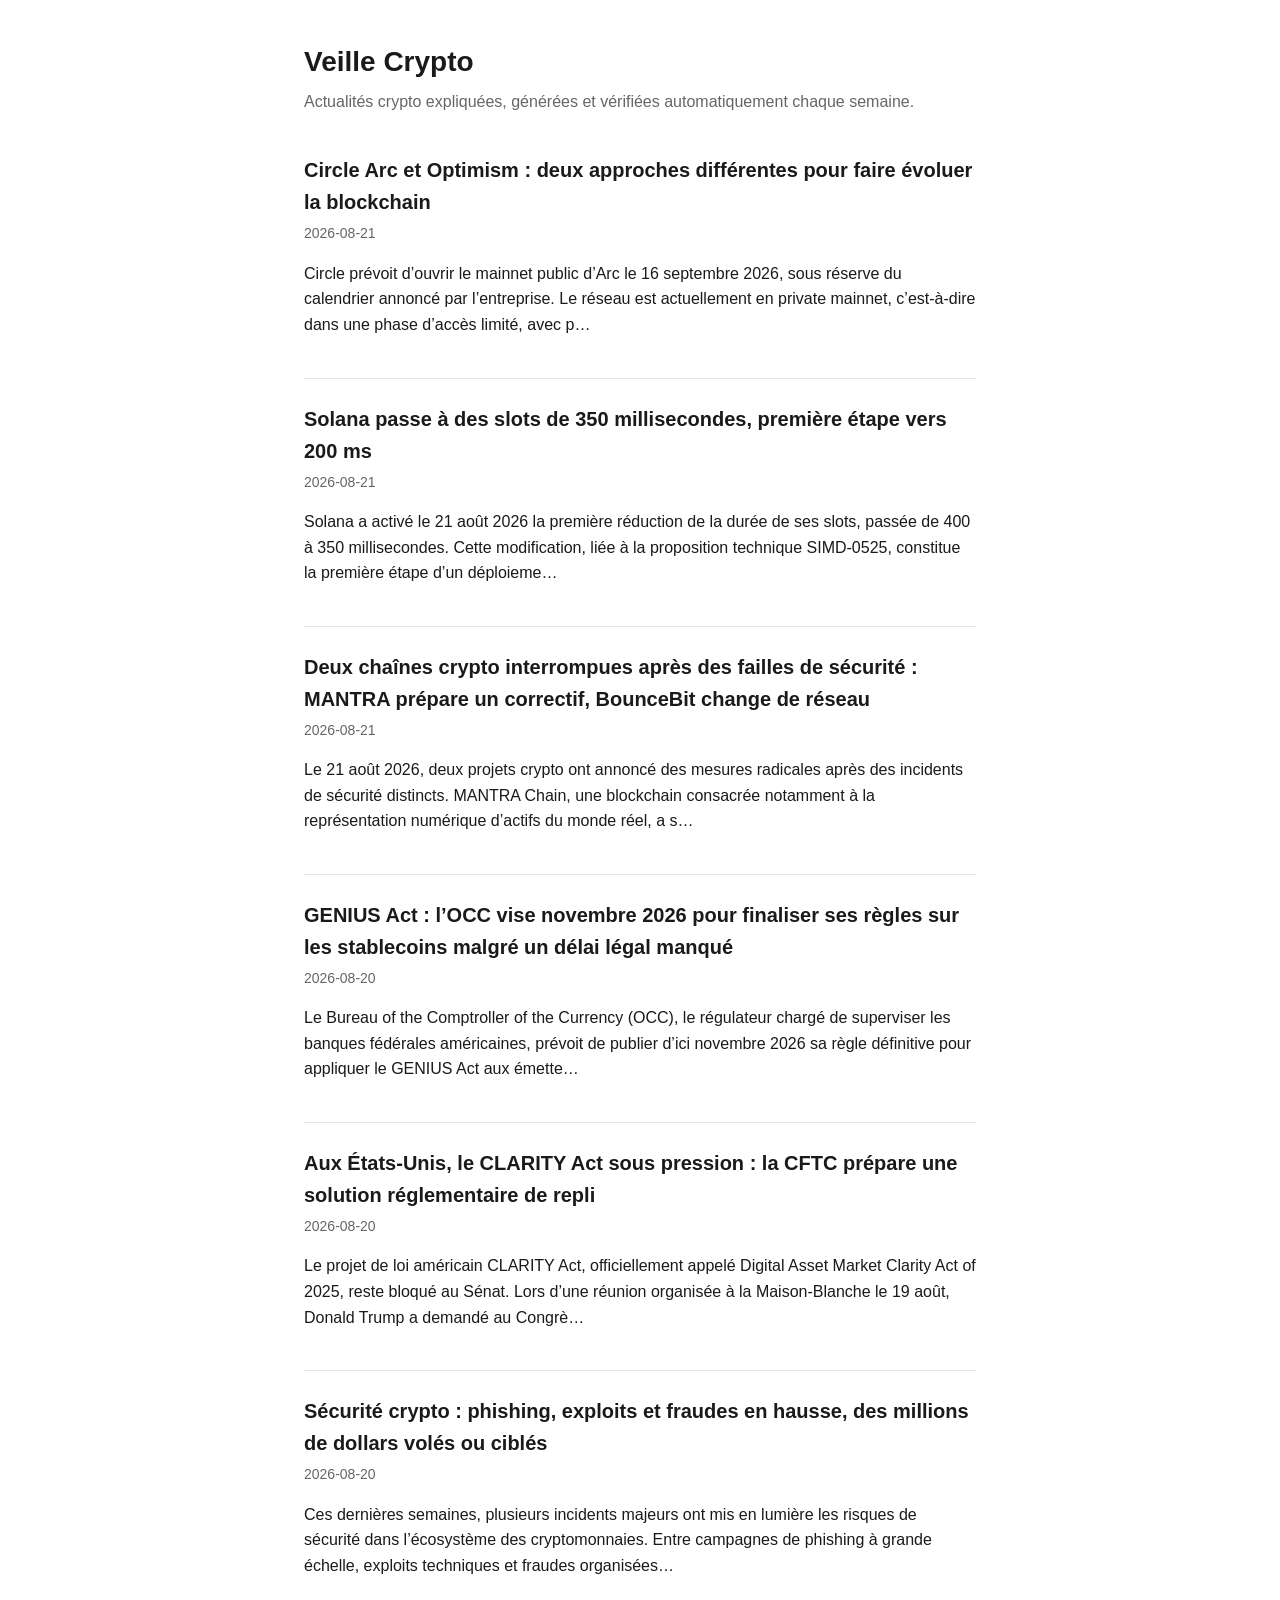
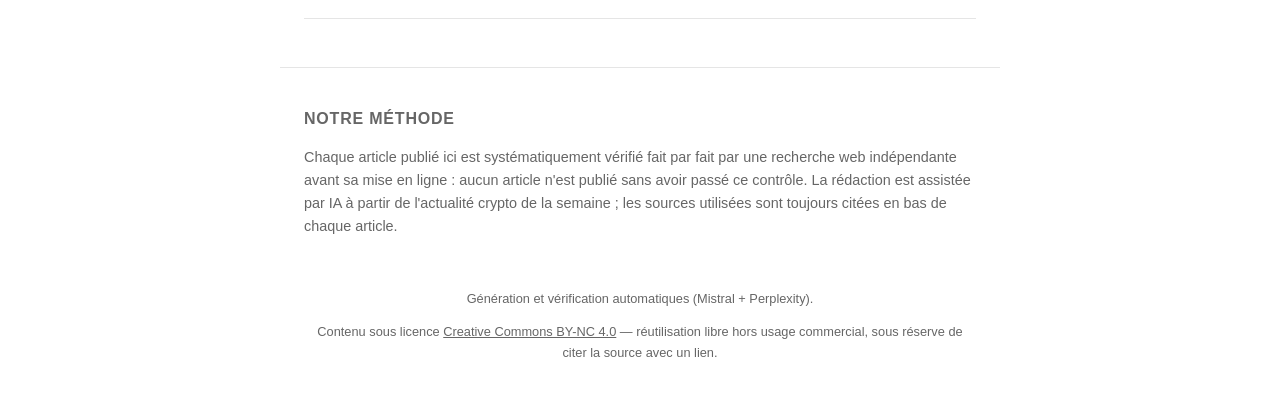
<file: docs/index.html>
<!doctype html>
<html lang="fr">
<head>
  <meta charset="utf-8">
  <meta name="viewport" content="width=device-width, initial-scale=1">
  <title>Veille Crypto — Actualités</title>
  <link rel="stylesheet" href="style.css">
</head>
<body>
  <header>
    <h1>Veille Crypto</h1>
    <p class="tagline">Actualités crypto expliquées, générées et vérifiées automatiquement chaque semaine.</p>
  </header>
  <main>
    
    <article class="card">
      <h2><a href="articles/2026-08-21-circle-arc-et-optimism-deux-approches-diff-rentes-pour-faire-voluer-la-blockchai.html">Circle Arc et Optimism : deux approches différentes pour faire évoluer la blockchain</a></h2>
      <p class="meta">2026-08-21</p>
      <p>Circle prévoit d’ouvrir le mainnet public d’Arc le 16 septembre 2026, sous réserve du calendrier annoncé par l’entreprise. Le réseau est actuellement en private mainnet, c’est-à-dire dans une phase d’accès limité, avec p&hellip;</p>
    </article>
    
    <article class="card">
      <h2><a href="articles/2026-08-21-solana-passe-des-slots-de-350-millisecondes-premi-re-tape-vers-200-ms.html">Solana passe à des slots de 350 millisecondes, première étape vers 200 ms</a></h2>
      <p class="meta">2026-08-21</p>
      <p>Solana a activé le 21 août 2026 la première réduction de la durée de ses slots, passée de 400 à 350 millisecondes. Cette modification, liée à la proposition technique SIMD-0525, constitue la première étape d’un déploieme&hellip;</p>
    </article>
    
    <article class="card">
      <h2><a href="articles/2026-08-21-deux-cha-nes-crypto-interrompues-apr-s-des-failles-de-s-curit-mantra-pr-pare-un-.html">Deux chaînes crypto interrompues après des failles de sécurité : MANTRA prépare un correctif, BounceBit change de réseau</a></h2>
      <p class="meta">2026-08-21</p>
      <p>Le 21 août 2026, deux projets crypto ont annoncé des mesures radicales après des incidents de sécurité distincts. MANTRA Chain, une blockchain consacrée notamment à la représentation numérique d’actifs du monde réel, a s&hellip;</p>
    </article>
    
    <article class="card">
      <h2><a href="articles/2026-08-20-genius-act-l-occ-vise-novembre-2026-pour-finaliser-ses-r-gles-sur-les-stablecoin.html">GENIUS Act : l’OCC vise novembre 2026 pour finaliser ses règles sur les stablecoins malgré un délai légal manqué</a></h2>
      <p class="meta">2026-08-20</p>
      <p>Le Bureau of the Comptroller of the Currency (OCC), le régulateur chargé de superviser les banques fédérales américaines, prévoit de publier d’ici novembre 2026 sa règle définitive pour appliquer le GENIUS Act aux émette&hellip;</p>
    </article>
    
    <article class="card">
      <h2><a href="articles/2026-08-20-aux-tats-unis-le-clarity-act-sous-pression-la-cftc-pr-pare-une-solution-r-glemen.html">Aux États-Unis, le CLARITY Act sous pression : la CFTC prépare une solution réglementaire de repli</a></h2>
      <p class="meta">2026-08-20</p>
      <p>Le projet de loi américain CLARITY Act, officiellement appelé Digital Asset Market Clarity Act of 2025, reste bloqué au Sénat. Lors d’une réunion organisée à la Maison-Blanche le 19 août, Donald Trump a demandé au Congrè&hellip;</p>
    </article>
    
    <article class="card">
      <h2><a href="articles/2026-08-20-s-curit-crypto-phishing-exploits-et-fraudes-en-hausse-des-millions-de-dollars-vo.html">Sécurité crypto : phishing, exploits et fraudes en hausse, des millions de dollars volés ou ciblés</a></h2>
      <p class="meta">2026-08-20</p>
      <p>Ces dernières semaines, plusieurs incidents majeurs ont mis en lumière les risques de sécurité dans l’écosystème des cryptomonnaies. Entre campagnes de phishing à grande échelle, exploits techniques et fraudes organisées&hellip;</p>
    </article>
    
  </main>
  <section id="a-propos" class="about">
    <h2>Notre méthode</h2>
    <p>Chaque article publié ici est systématiquement vérifié fait par fait par une recherche web indépendante avant sa mise en ligne : aucun article n'est publié sans avoir passé ce contrôle. La rédaction est assistée par IA à partir de l'actualité crypto de la semaine ; les sources utilisées sont toujours citées en bas de chaque article.</p>
  </section>
  <footer>
    <p>Génération et vérification automatiques (Mistral + Perplexity).</p>
    <p>Contenu sous licence <a href="https://creativecommons.org/licenses/by-nc/4.0/deed.fr" target="_blank" rel="noopener noreferrer">Creative Commons BY-NC 4.0</a> — réutilisation libre hors usage commercial, sous réserve de citer la source avec un lien.</p>
  </footer>
</body>
</html>
</file>
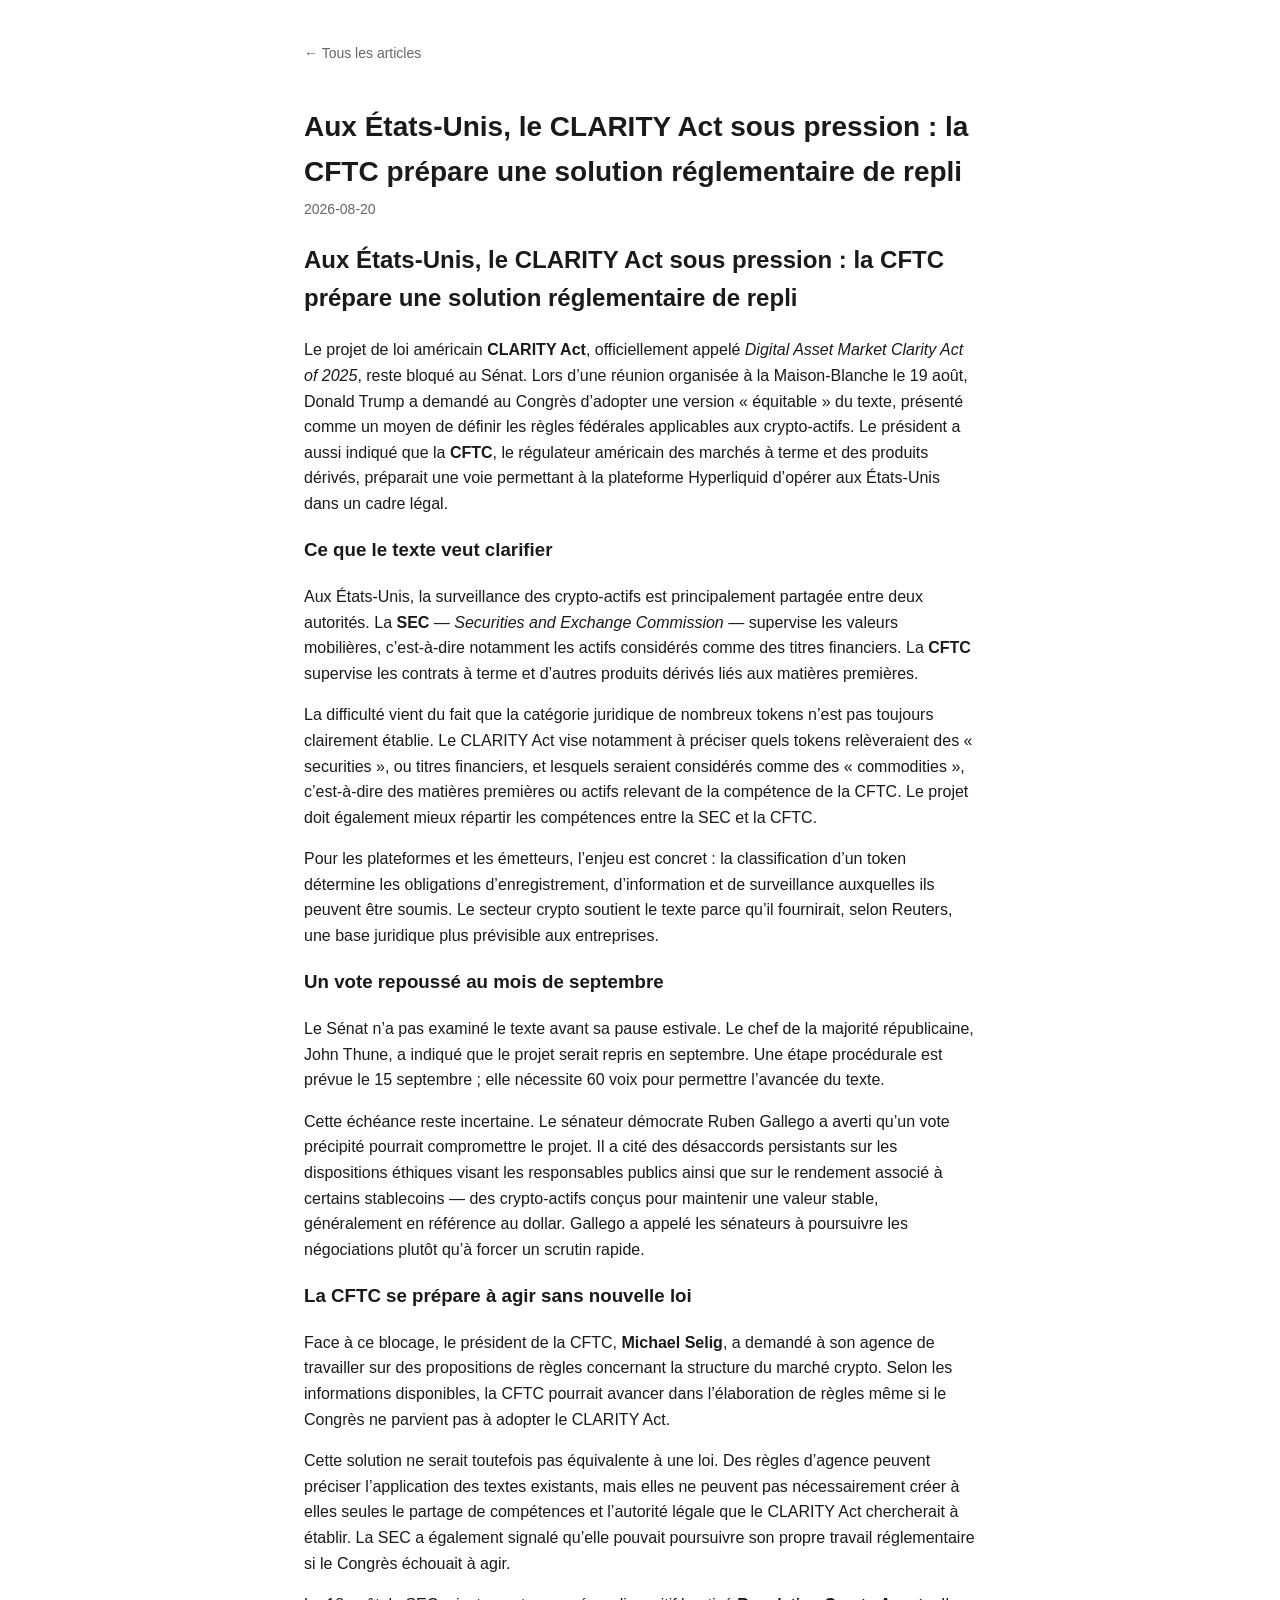
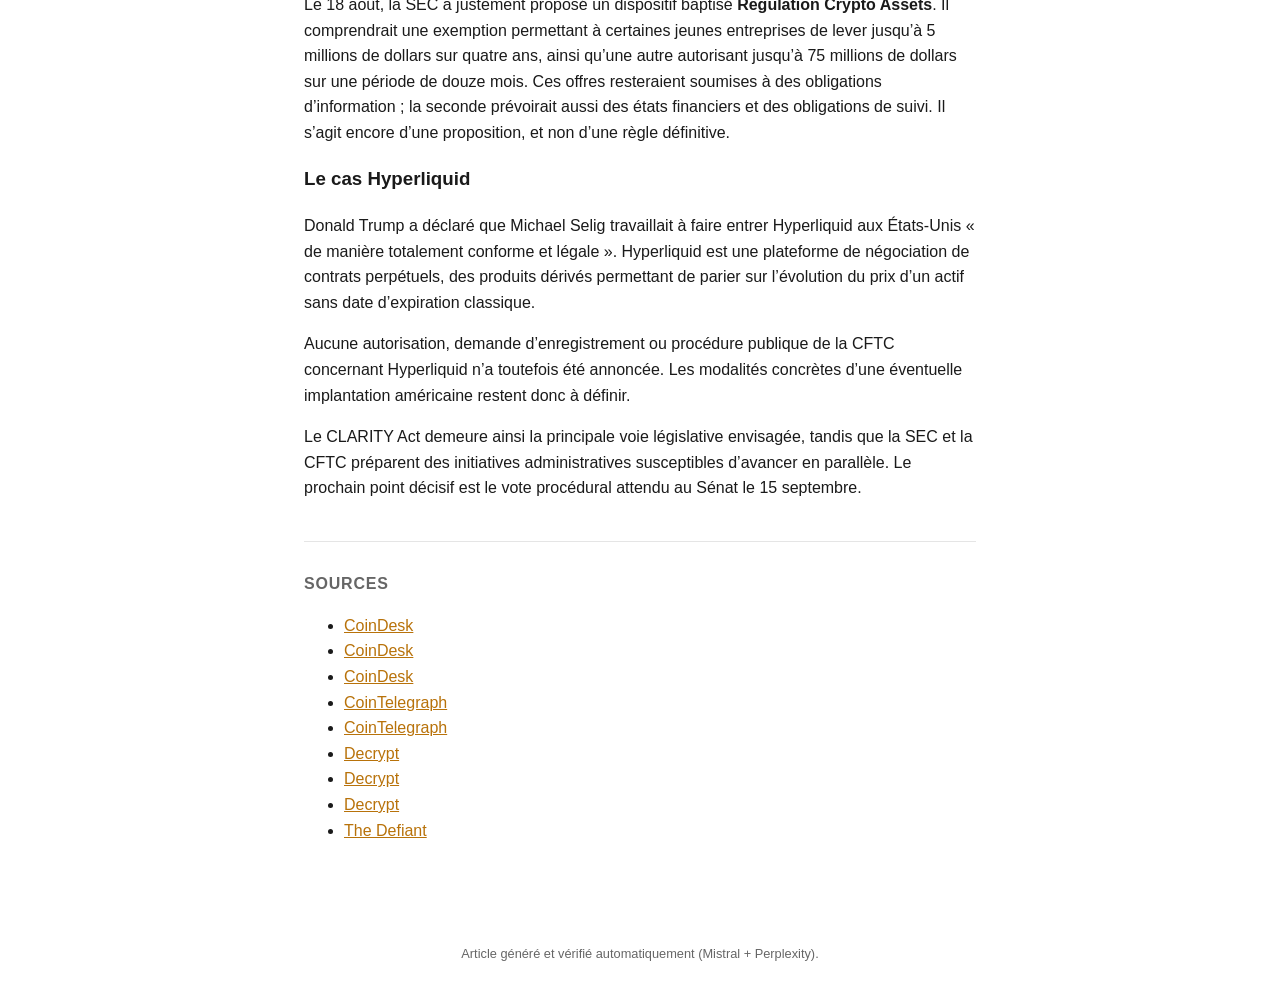
<file: docs/articles/2026-08-20-aux-tats-unis-le-clarity-act-sous-pression-la-cftc-pr-pare-une-solution-r-glemen.html>
<!doctype html>
<html lang="fr">
<head>
  <meta charset="utf-8">
  <meta name="viewport" content="width=device-width, initial-scale=1">
  <title>Aux États-Unis, le CLARITY Act sous pression : la CFTC prépare une solution réglementaire de repli — Veille Crypto</title>
  <link rel="stylesheet" href="../style.css">
</head>
<body>
  <header>
    <a href="../index.html" class="back">&larr; Tous les articles</a>
  </header>
  <main>
    <article>
      <h1>Aux États-Unis, le CLARITY Act sous pression : la CFTC prépare une solution réglementaire de repli</h1>
      <p class="meta">2026-08-20</p>
      <h2>Aux États-Unis, le CLARITY Act sous pression : la CFTC prépare une solution réglementaire de repli</h2>
<p>Le projet de loi américain <strong>CLARITY Act</strong>, officiellement appelé <em>Digital Asset Market Clarity Act of 2025</em>, reste bloqué au Sénat. Lors d’une réunion organisée à la Maison-Blanche le 19 août, Donald Trump a demandé au Congrès d’adopter une version « équitable » du texte, présenté comme un moyen de définir les règles fédérales applicables aux crypto-actifs. Le président a aussi indiqué que la <strong>CFTC</strong>, le régulateur américain des marchés à terme et des produits dérivés, préparait une voie permettant à la plateforme Hyperliquid d’opérer aux États-Unis dans un cadre légal. </p>
<h3>Ce que le texte veut clarifier</h3>
<p>Aux États-Unis, la surveillance des crypto-actifs est principalement partagée entre deux autorités. La <strong>SEC</strong> — <em>Securities and Exchange Commission</em> — supervise les valeurs mobilières, c’est-à-dire notamment les actifs considérés comme des titres financiers. La <strong>CFTC</strong> supervise les contrats à terme et d’autres produits dérivés liés aux matières premières.</p>
<p>La difficulté vient du fait que la catégorie juridique de nombreux tokens n’est pas toujours clairement établie. Le CLARITY Act vise notamment à préciser quels tokens relèveraient des « securities », ou titres financiers, et lesquels seraient considérés comme des « commodities », c’est-à-dire des matières premières ou actifs relevant de la compétence de la CFTC. Le projet doit également mieux répartir les compétences entre la SEC et la CFTC. </p>
<p>Pour les plateformes et les émetteurs, l’enjeu est concret : la classification d’un token détermine les obligations d’enregistrement, d’information et de surveillance auxquelles ils peuvent être soumis. Le secteur crypto soutient le texte parce qu’il fournirait, selon Reuters, une base juridique plus prévisible aux entreprises. </p>
<h3>Un vote repoussé au mois de septembre</h3>
<p>Le Sénat n’a pas examiné le texte avant sa pause estivale. Le chef de la majorité républicaine, John Thune, a indiqué que le projet serait repris en septembre. Une étape procédurale est prévue le 15 septembre ; elle nécessite 60 voix pour permettre l’avancée du texte. </p>
<p>Cette échéance reste incertaine. Le sénateur démocrate Ruben Gallego a averti qu’un vote précipité pourrait compromettre le projet. Il a cité des désaccords persistants sur les dispositions éthiques visant les responsables publics ainsi que sur le rendement associé à certains stablecoins — des crypto-actifs conçus pour maintenir une valeur stable, généralement en référence au dollar. Gallego a appelé les sénateurs à poursuivre les négociations plutôt qu’à forcer un scrutin rapide. </p>
<h3>La CFTC se prépare à agir sans nouvelle loi</h3>
<p>Face à ce blocage, le président de la CFTC, <strong>Michael Selig</strong>, a demandé à son agence de travailler sur des propositions de règles concernant la structure du marché crypto. Selon les informations disponibles, la CFTC pourrait avancer dans l’élaboration de règles même si le Congrès ne parvient pas à adopter le CLARITY Act. </p>
<p>Cette solution ne serait toutefois pas équivalente à une loi. Des règles d’agence peuvent préciser l’application des textes existants, mais elles ne peuvent pas nécessairement créer à elles seules le partage de compétences et l’autorité légale que le CLARITY Act chercherait à établir. La SEC a également signalé qu’elle pouvait poursuivre son propre travail réglementaire si le Congrès échouait à agir. </p>
<p>Le 18 août, la SEC a justement proposé un dispositif baptisé <strong>Regulation Crypto Assets</strong>. Il comprendrait une exemption permettant à certaines jeunes entreprises de lever jusqu’à 5 millions de dollars sur quatre ans, ainsi qu’une autre autorisant jusqu’à 75 millions de dollars sur une période de douze mois. Ces offres resteraient soumises à des obligations d’information ; la seconde prévoirait aussi des états financiers et des obligations de suivi. Il s’agit encore d’une proposition, et non d’une règle définitive. </p>
<h3>Le cas Hyperliquid</h3>
<p>Donald Trump a déclaré que Michael Selig travaillait à faire entrer Hyperliquid aux États-Unis « de manière totalement conforme et légale ». Hyperliquid est une plateforme de négociation de contrats perpétuels, des produits dérivés permettant de parier sur l’évolution du prix d’un actif sans date d’expiration classique. </p>
<p>Aucune autorisation, demande d’enregistrement ou procédure publique de la CFTC concernant Hyperliquid n’a toutefois été annoncée. Les modalités concrètes d’une éventuelle implantation américaine restent donc à définir. </p>
<p>Le CLARITY Act demeure ainsi la principale voie législative envisagée, tandis que la SEC et la CFTC préparent des initiatives administratives susceptibles d’avancer en parallèle. Le prochain point décisif est le vote procédural attendu au Sénat le 15 septembre.</p>
      <section class="sources">
        <h2>Sources</h2>
        <ul>
          
          <li><a href="https://www.coindesk.com/policy/2026/08/20/u-s-cftc-chief-puts-staff-on-notice-to-create-crypto-regulations-if-clarity-act-fails" target="_blank" rel="noopener noreferrer">CoinDesk</a></li>
          
          <li><a href="https://www.coindesk.com/policy/2026/08/19/trump-pushes-congress-to-move-on-clarity-act-during-white-house-crypto-event" target="_blank" rel="noopener noreferrer">CoinDesk</a></li>
          
          <li><a href="https://www.coindesk.com/markets/2026/08/19/coinbase-circle-and-bullish-jump-as-clarity-act-proponents-express-optimism-about-bill" target="_blank" rel="noopener noreferrer">CoinDesk</a></li>
          
          <li><a href="https://cointelegraph.com/news/ruben-gallego-rushed-clarity-act-senate-vote?utm_source=rss_feed&utm_medium=rss&utm_campaign=rss_partner_inbound" target="_blank" rel="noopener noreferrer">CoinTelegraph</a></li>
          
          <li><a href="https://cointelegraph.com/news/donald-trump-clarity-act-passage-crypto-leaders?utm_source=rss_feed&utm_medium=rss&utm_campaign=rss_partner_inbound" target="_blank" rel="noopener noreferrer">CoinTelegraph</a></li>
          
          <li><a href="https://decrypt.co/376151/cftc-chair-crypto-rules-if-congress-fails-clarity-act" target="_blank" rel="noopener noreferrer">Decrypt</a></li>
          
          <li><a href="https://decrypt.co/376006/trump-pass-fair-version-clarity-white-house-crypto-meeting" target="_blank" rel="noopener noreferrer">Decrypt</a></li>
          
          <li><a href="https://decrypt.co/375949/morning-minute-sec-clarity-crypto-token-fundraising" target="_blank" rel="noopener noreferrer">Decrypt</a></li>
          
          <li><a href="https://thedefiant.io/news/regulation/trump-says-cftc-working-to-onshore-hyperliquid" target="_blank" rel="noopener noreferrer">The Defiant</a></li>
          
        </ul>
      </section>
    </article>
  </main>
  <footer>
    <p>Article généré et vérifié automatiquement (Mistral + Perplexity).</p>
  </footer>
</body>
</html>
</file>
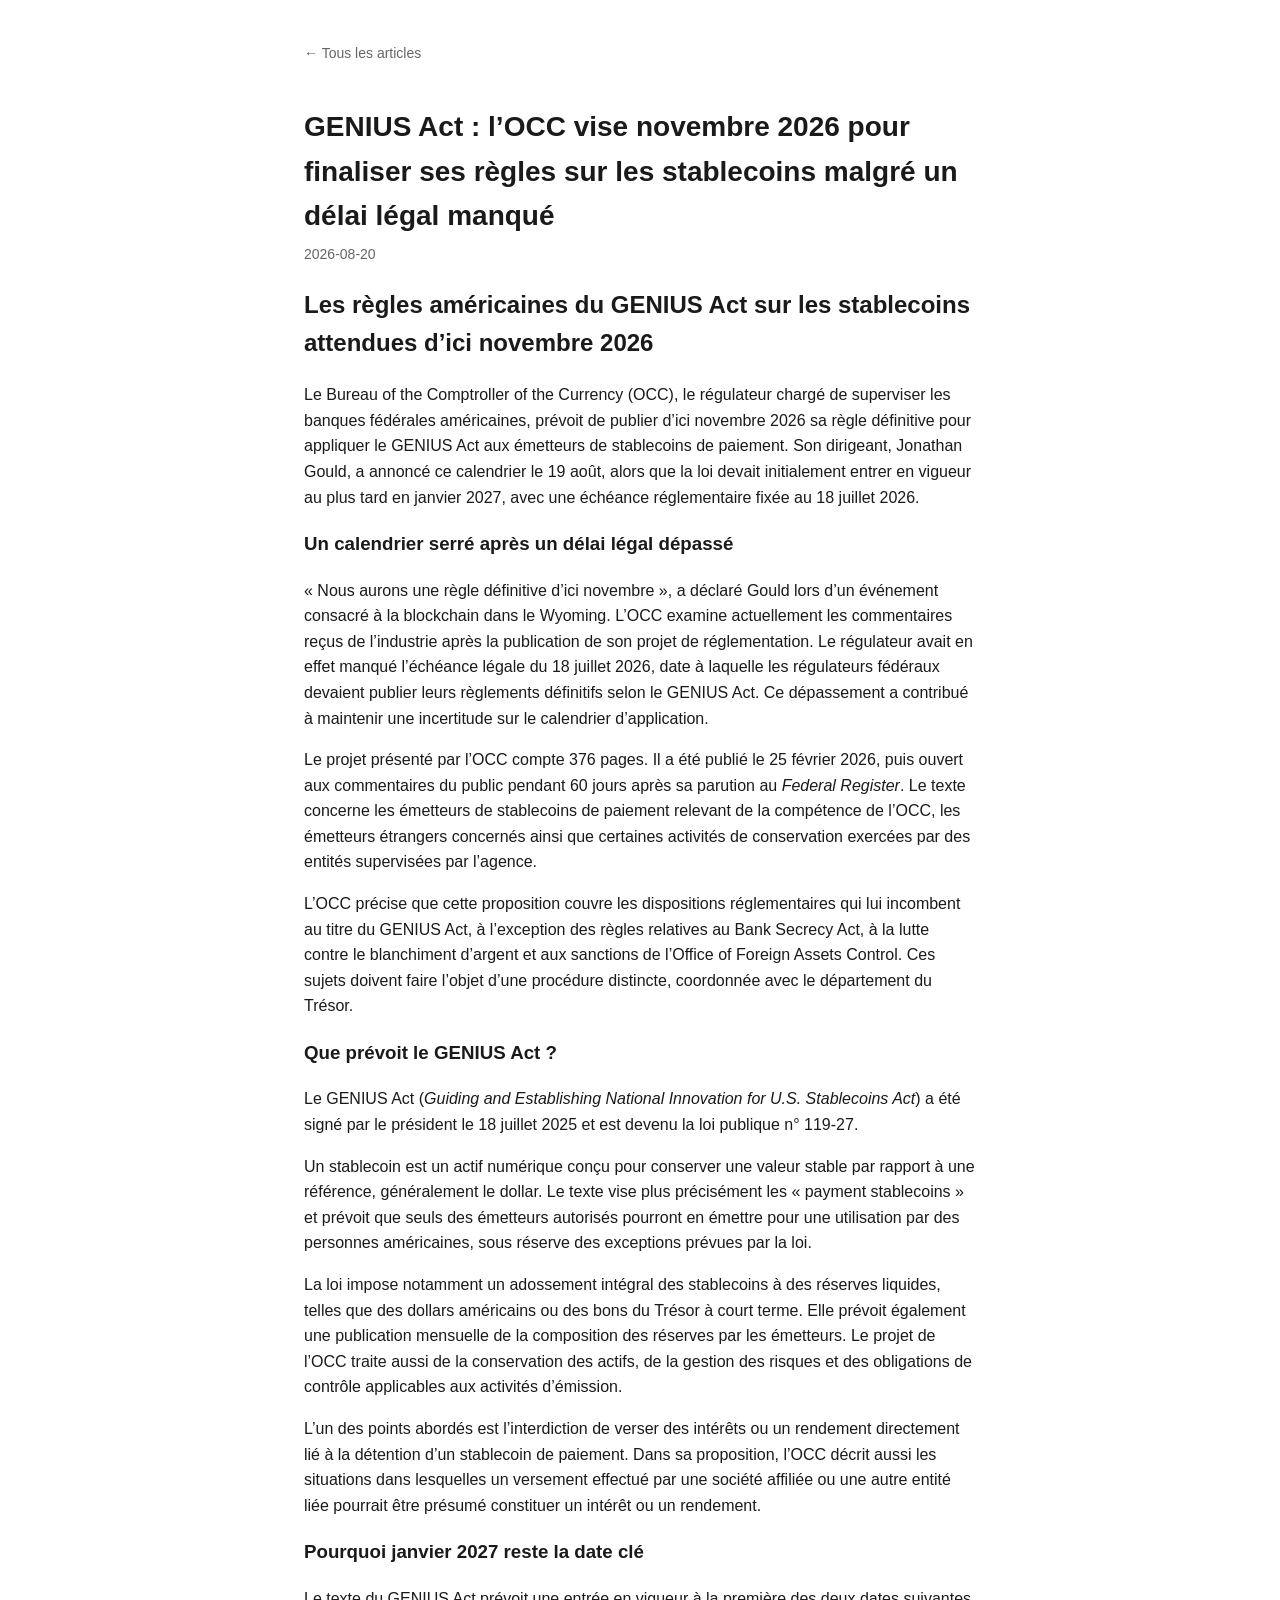
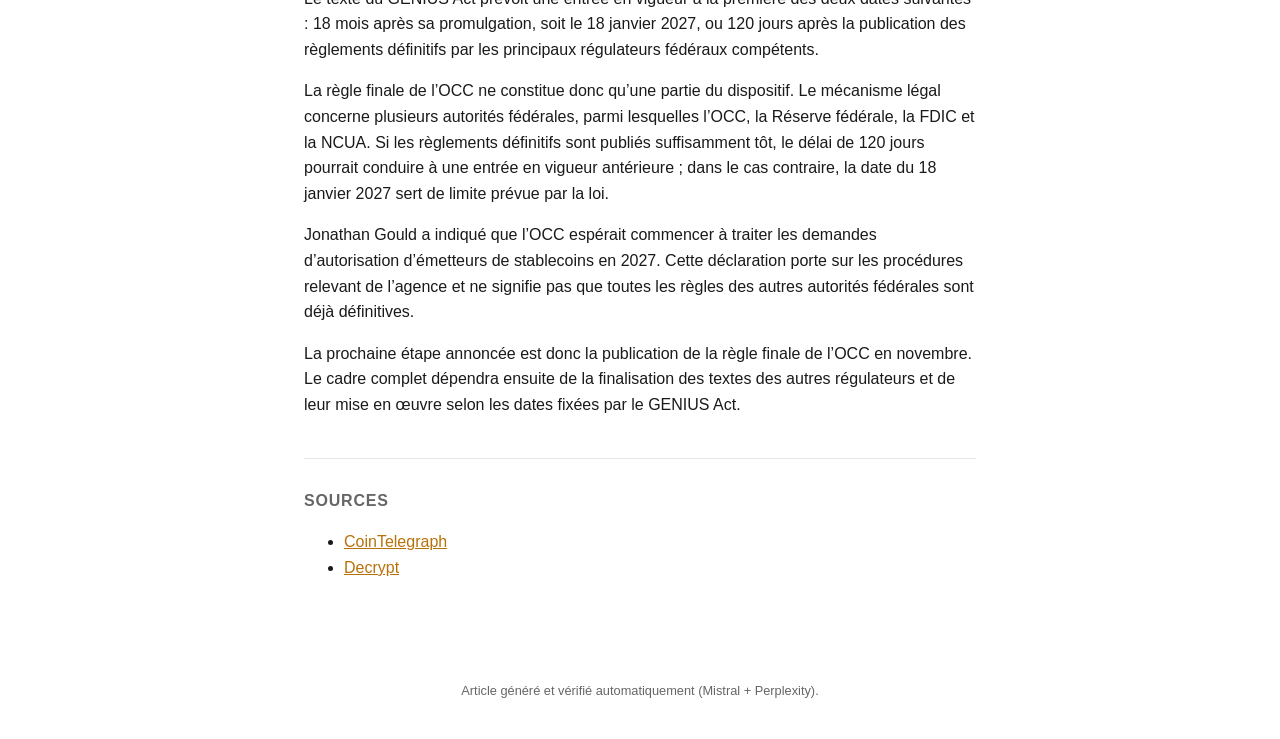
<file: docs/articles/2026-08-20-genius-act-l-occ-vise-novembre-2026-pour-finaliser-ses-r-gles-sur-les-stablecoin.html>
<!doctype html>
<html lang="fr">
<head>
  <meta charset="utf-8">
  <meta name="viewport" content="width=device-width, initial-scale=1">
  <title>GENIUS Act : l’OCC vise novembre 2026 pour finaliser ses règles sur les stablecoins malgré un délai légal manqué — Veille Crypto</title>
  <link rel="stylesheet" href="../style.css">
</head>
<body>
  <header>
    <a href="../index.html" class="back">&larr; Tous les articles</a>
  </header>
  <main>
    <article>
      <h1>GENIUS Act : l’OCC vise novembre 2026 pour finaliser ses règles sur les stablecoins malgré un délai légal manqué</h1>
      <p class="meta">2026-08-20</p>
      <h2>Les règles américaines du GENIUS Act sur les stablecoins attendues d’ici novembre 2026</h2>
<p>Le Bureau of the Comptroller of the Currency (OCC), le régulateur chargé de superviser les banques fédérales américaines, prévoit de publier d’ici novembre 2026 sa règle définitive pour appliquer le GENIUS Act aux émetteurs de stablecoins de paiement. Son dirigeant, Jonathan Gould, a annoncé ce calendrier le 19 août, alors que la loi devait initialement entrer en vigueur au plus tard en janvier 2027, avec une échéance réglementaire fixée au 18 juillet 2026. </p>
<h3>Un calendrier serré après un délai légal dépassé</h3>
<p>« Nous aurons une règle définitive d’ici novembre », a déclaré Gould lors d’un événement consacré à la blockchain dans le Wyoming. L’OCC examine actuellement les commentaires reçus de l’industrie après la publication de son projet de réglementation. Le régulateur avait en effet manqué l’échéance légale du 18 juillet 2026, date à laquelle les régulateurs fédéraux devaient publier leurs règlements définitifs selon le GENIUS Act. Ce dépassement a contribué à maintenir une incertitude sur le calendrier d’application. </p>
<p>Le projet présenté par l’OCC compte 376 pages. Il a été publié le 25 février 2026, puis ouvert aux commentaires du public pendant 60 jours après sa parution au <em>Federal Register</em>.  Le texte concerne les émetteurs de stablecoins de paiement relevant de la compétence de l’OCC, les émetteurs étrangers concernés ainsi que certaines activités de conservation exercées par des entités supervisées par l’agence. </p>
<p>L’OCC précise que cette proposition couvre les dispositions réglementaires qui lui incombent au titre du GENIUS Act, à l’exception des règles relatives au Bank Secrecy Act, à la lutte contre le blanchiment d’argent et aux sanctions de l’Office of Foreign Assets Control. Ces sujets doivent faire l’objet d’une procédure distincte, coordonnée avec le département du Trésor. </p>
<h3>Que prévoit le GENIUS Act ?</h3>
<p>Le GENIUS Act (<em>Guiding and Establishing National Innovation for U.S. Stablecoins Act</em>) a été signé par le président le 18 juillet 2025 et est devenu la loi publique n° 119-27. </p>
<p>Un stablecoin est un actif numérique conçu pour conserver une valeur stable par rapport à une référence, généralement le dollar. Le texte vise plus précisément les « payment stablecoins » et prévoit que seuls des émetteurs autorisés pourront en émettre pour une utilisation par des personnes américaines, sous réserve des exceptions prévues par la loi. </p>
<p>La loi impose notamment un adossement intégral des stablecoins à des réserves liquides, telles que des dollars américains ou des bons du Trésor à court terme. Elle prévoit également une publication mensuelle de la composition des réserves par les émetteurs.  Le projet de l’OCC traite aussi de la conservation des actifs, de la gestion des risques et des obligations de contrôle applicables aux activités d’émission. </p>
<p>L’un des points abordés est l’interdiction de verser des intérêts ou un rendement directement lié à la détention d’un stablecoin de paiement. Dans sa proposition, l’OCC décrit aussi les situations dans lesquelles un versement effectué par une société affiliée ou une autre entité liée pourrait être présumé constituer un intérêt ou un rendement. </p>
<h3>Pourquoi janvier 2027 reste la date clé</h3>
<p>Le texte du GENIUS Act prévoit une entrée en vigueur à la première des deux dates suivantes : 18 mois après sa promulgation, soit le 18 janvier 2027, ou 120 jours après la publication des règlements définitifs par les principaux régulateurs fédéraux compétents. </p>
<p>La règle finale de l’OCC ne constitue donc qu’une partie du dispositif. Le mécanisme légal concerne plusieurs autorités fédérales, parmi lesquelles l’OCC, la Réserve fédérale, la FDIC et la NCUA. Si les règlements définitifs sont publiés suffisamment tôt, le délai de 120 jours pourrait conduire à une entrée en vigueur antérieure ; dans le cas contraire, la date du 18 janvier 2027 sert de limite prévue par la loi. </p>
<p>Jonathan Gould a indiqué que l’OCC espérait commencer à traiter les demandes d’autorisation d’émetteurs de stablecoins en 2027. Cette déclaration porte sur les procédures relevant de l’agence et ne signifie pas que toutes les règles des autres autorités fédérales sont déjà définitives. </p>
<p>La prochaine étape annoncée est donc la publication de la règle finale de l’OCC en novembre. Le cadre complet dépendra ensuite de la finalisation des textes des autres régulateurs et de leur mise en œuvre selon les dates fixées par le GENIUS Act.</p>
      <section class="sources">
        <h2>Sources</h2>
        <ul>
          
          <li><a href="https://cointelegraph.com/news/occ-head-jonathan-gould-genius-rules-november?utm_source=rss_feed&utm_medium=rss&utm_campaign=rss_partner_inbound" target="_blank" rel="noopener noreferrer">CoinTelegraph</a></li>
          
          <li><a href="https://decrypt.co/376048/banking-regulator-occ-genius-act-stablecoin-rules-november" target="_blank" rel="noopener noreferrer">Decrypt</a></li>
          
        </ul>
      </section>
    </article>
  </main>
  <footer>
    <p>Article généré et vérifié automatiquement (Mistral + Perplexity).</p>
  </footer>
</body>
</html>
</file>
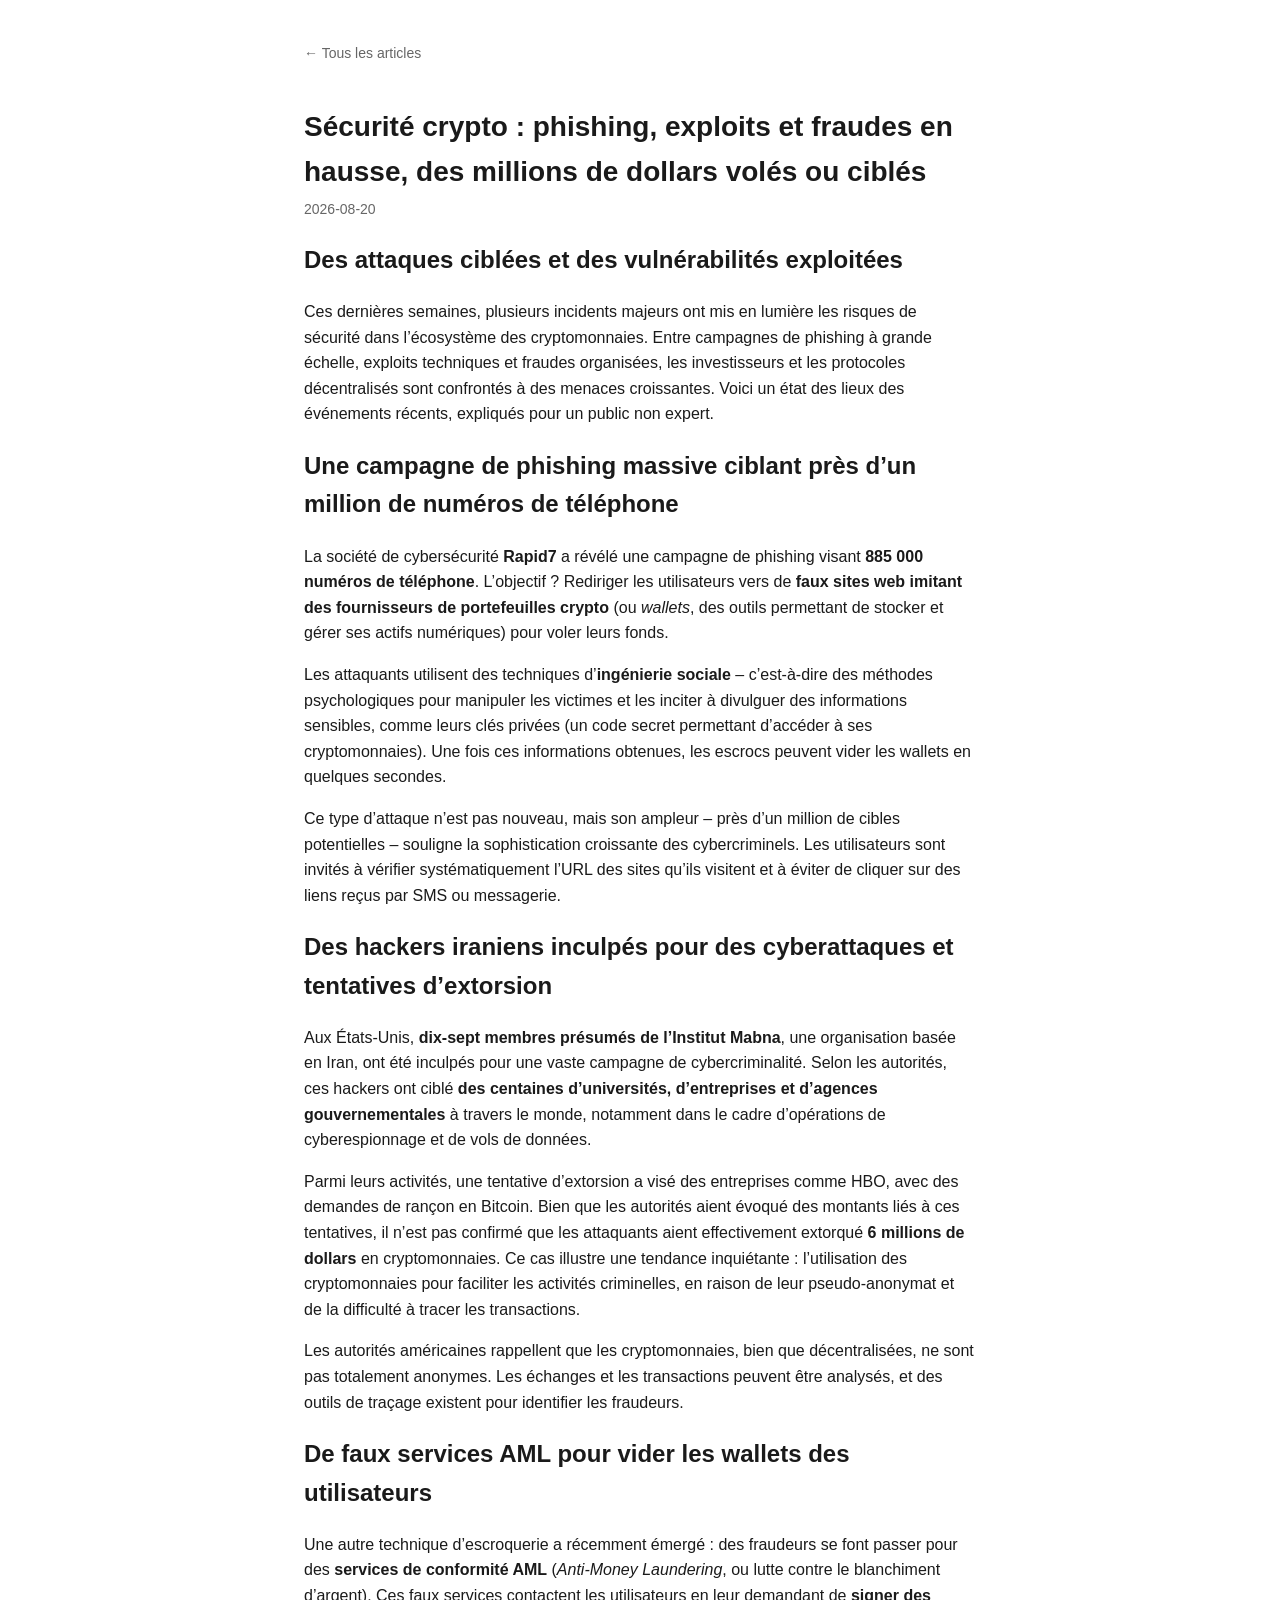
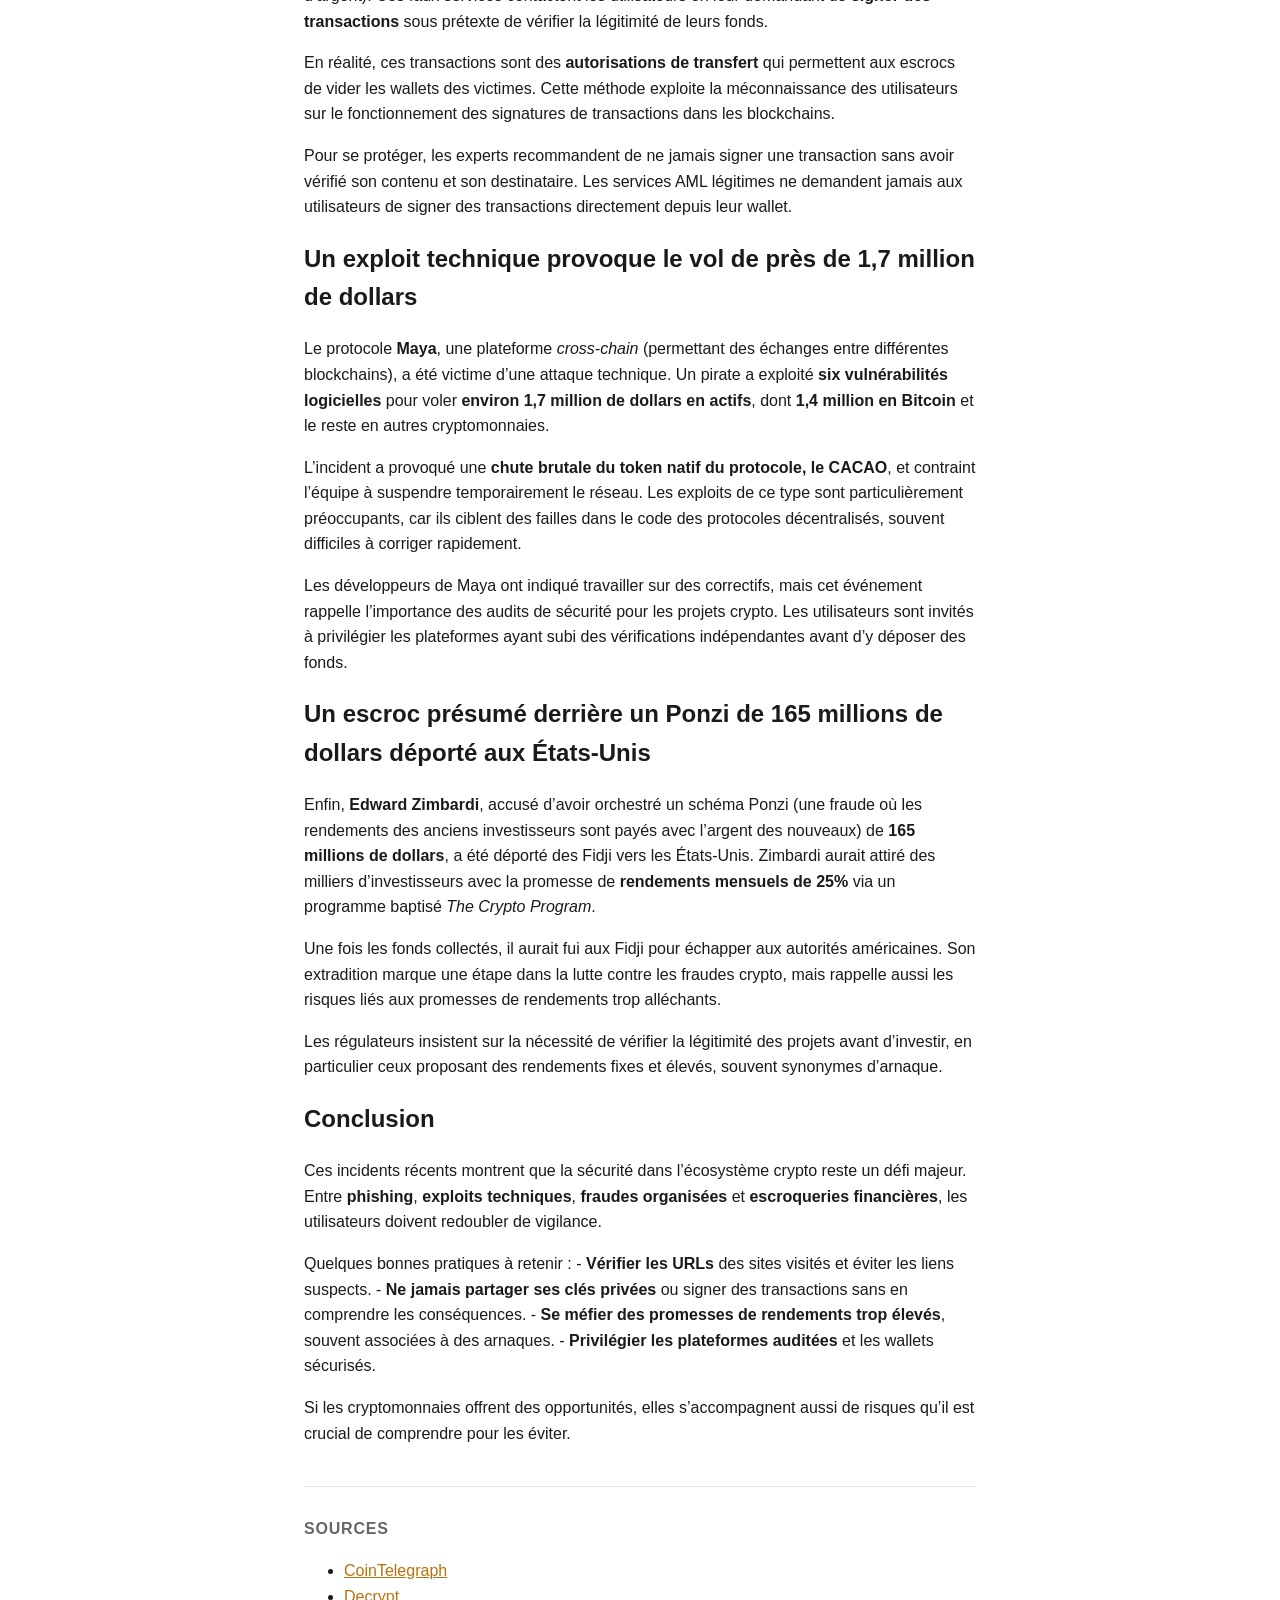
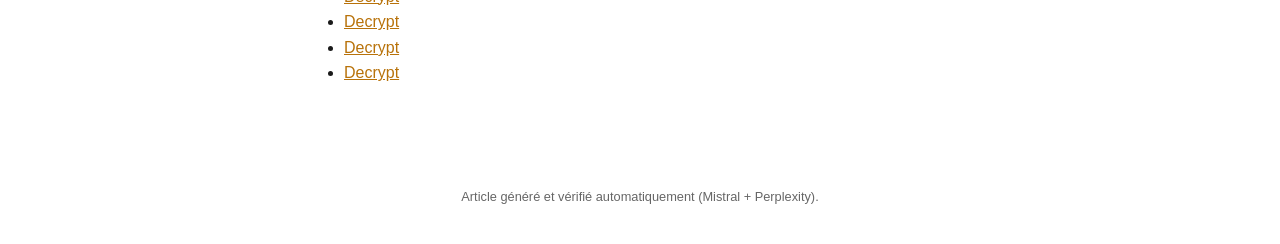
<file: docs/articles/2026-08-20-s-curit-crypto-phishing-exploits-et-fraudes-en-hausse-des-millions-de-dollars-vo.html>
<!doctype html>
<html lang="fr">
<head>
  <meta charset="utf-8">
  <meta name="viewport" content="width=device-width, initial-scale=1">
  <title>Sécurité crypto : phishing, exploits et fraudes en hausse, des millions de dollars volés ou ciblés — Veille Crypto</title>
  <link rel="stylesheet" href="../style.css">
</head>
<body>
  <header>
    <a href="../index.html" class="back">&larr; Tous les articles</a>
  </header>
  <main>
    <article>
      <h1>Sécurité crypto : phishing, exploits et fraudes en hausse, des millions de dollars volés ou ciblés</h1>
      <p class="meta">2026-08-20</p>
      <h2>Des attaques ciblées et des vulnérabilités exploitées</h2>
<p>Ces dernières semaines, plusieurs incidents majeurs ont mis en lumière les risques de sécurité dans l’écosystème des cryptomonnaies. Entre campagnes de phishing à grande échelle, exploits techniques et fraudes organisées, les investisseurs et les protocoles décentralisés sont confrontés à des menaces croissantes. Voici un état des lieux des événements récents, expliqués pour un public non expert.</p>
<h2>Une campagne de phishing massive ciblant près d’un million de numéros de téléphone</h2>
<p>La société de cybersécurité <strong>Rapid7</strong> a révélé une campagne de phishing visant <strong>885 000 numéros de téléphone</strong>. L’objectif ? Rediriger les utilisateurs vers de <strong>faux sites web imitant des fournisseurs de portefeuilles crypto</strong> (ou <em>wallets</em>, des outils permettant de stocker et gérer ses actifs numériques) pour voler leurs fonds. </p>
<p>Les attaquants utilisent des techniques d’<strong>ingénierie sociale</strong> – c’est-à-dire des méthodes psychologiques pour manipuler les victimes et les inciter à divulguer des informations sensibles, comme leurs clés privées (un code secret permettant d’accéder à ses cryptomonnaies). Une fois ces informations obtenues, les escrocs peuvent vider les wallets en quelques secondes.</p>
<p>Ce type d’attaque n’est pas nouveau, mais son ampleur – près d’un million de cibles potentielles – souligne la sophistication croissante des cybercriminels. Les utilisateurs sont invités à vérifier systématiquement l’URL des sites qu’ils visitent et à éviter de cliquer sur des liens reçus par SMS ou messagerie.</p>
<h2>Des hackers iraniens inculpés pour des cyberattaques et tentatives d’extorsion</h2>
<p>Aux États-Unis, <strong>dix-sept membres présumés de l’Institut Mabna</strong>, une organisation basée en Iran, ont été inculpés pour une vaste campagne de cybercriminalité. Selon les autorités, ces hackers ont ciblé <strong>des centaines d’universités, d’entreprises et d’agences gouvernementales</strong> à travers le monde, notamment dans le cadre d’opérations de cyberespionnage et de vols de données.</p>
<p>Parmi leurs activités, une tentative d’extorsion a visé des entreprises comme HBO, avec des demandes de rançon en Bitcoin. Bien que les autorités aient évoqué des montants liés à ces tentatives, il n’est pas confirmé que les attaquants aient effectivement extorqué <strong>6 millions de dollars</strong> en cryptomonnaies. Ce cas illustre une tendance inquiétante : l’utilisation des cryptomonnaies pour faciliter les activités criminelles, en raison de leur pseudo-anonymat et de la difficulté à tracer les transactions.</p>
<p>Les autorités américaines rappellent que les cryptomonnaies, bien que décentralisées, ne sont pas totalement anonymes. Les échanges et les transactions peuvent être analysés, et des outils de traçage existent pour identifier les fraudeurs.</p>
<h2>De faux services AML pour vider les wallets des utilisateurs</h2>
<p>Une autre technique d’escroquerie a récemment émergé : des fraudeurs se font passer pour des <strong>services de conformité AML</strong> (<em>Anti-Money Laundering</em>, ou lutte contre le blanchiment d’argent). Ces faux services contactent les utilisateurs en leur demandant de <strong>signer des transactions</strong> sous prétexte de vérifier la légitimité de leurs fonds.</p>
<p>En réalité, ces transactions sont des <strong>autorisations de transfert</strong> qui permettent aux escrocs de vider les wallets des victimes. Cette méthode exploite la méconnaissance des utilisateurs sur le fonctionnement des signatures de transactions dans les blockchains.</p>
<p>Pour se protéger, les experts recommandent de ne jamais signer une transaction sans avoir vérifié son contenu et son destinataire. Les services AML légitimes ne demandent jamais aux utilisateurs de signer des transactions directement depuis leur wallet.</p>
<h2>Un exploit technique provoque le vol de près de 1,7 million de dollars</h2>
<p>Le protocole <strong>Maya</strong>, une plateforme <em>cross-chain</em> (permettant des échanges entre différentes blockchains), a été victime d’une attaque technique. Un pirate a exploité <strong>six vulnérabilités logicielles</strong> pour voler <strong>environ 1,7 million de dollars en actifs</strong>, dont <strong>1,4 million en Bitcoin</strong> et le reste en autres cryptomonnaies.</p>
<p>L’incident a provoqué une <strong>chute brutale du token natif du protocole, le CACAO</strong>, et contraint l’équipe à suspendre temporairement le réseau. Les exploits de ce type sont particulièrement préoccupants, car ils ciblent des failles dans le code des protocoles décentralisés, souvent difficiles à corriger rapidement.</p>
<p>Les développeurs de Maya ont indiqué travailler sur des correctifs, mais cet événement rappelle l’importance des audits de sécurité pour les projets crypto. Les utilisateurs sont invités à privilégier les plateformes ayant subi des vérifications indépendantes avant d’y déposer des fonds.</p>
<h2>Un escroc présumé derrière un Ponzi de 165 millions de dollars déporté aux États-Unis</h2>
<p>Enfin, <strong>Edward Zimbardi</strong>, accusé d’avoir orchestré un schéma Ponzi (une fraude où les rendements des anciens investisseurs sont payés avec l’argent des nouveaux) de <strong>165 millions de dollars</strong>, a été déporté des Fidji vers les États-Unis. Zimbardi aurait attiré des milliers d’investisseurs avec la promesse de <strong>rendements mensuels de 25%</strong> via un programme baptisé <em>The Crypto Program</em>.</p>
<p>Une fois les fonds collectés, il aurait fui aux Fidji pour échapper aux autorités américaines. Son extradition marque une étape dans la lutte contre les fraudes crypto, mais rappelle aussi les risques liés aux promesses de rendements trop alléchants.</p>
<p>Les régulateurs insistent sur la nécessité de vérifier la légitimité des projets avant d’investir, en particulier ceux proposant des rendements fixes et élevés, souvent synonymes d’arnaque.</p>
<h2>Conclusion</h2>
<p>Ces incidents récents montrent que la sécurité dans l’écosystème crypto reste un défi majeur. Entre <strong>phishing</strong>, <strong>exploits techniques</strong>, <strong>fraudes organisées</strong> et <strong>escroqueries financières</strong>, les utilisateurs doivent redoubler de vigilance.</p>
<p>Quelques bonnes pratiques à retenir :
- <strong>Vérifier les URLs</strong> des sites visités et éviter les liens suspects.
- <strong>Ne jamais partager ses clés privées</strong> ou signer des transactions sans en comprendre les conséquences.
- <strong>Se méfier des promesses de rendements trop élevés</strong>, souvent associées à des arnaques.
- <strong>Privilégier les plateformes auditées</strong> et les wallets sécurisés.</p>
<p>Si les cryptomonnaies offrent des opportunités, elles s’accompagnent aussi de risques qu’il est crucial de comprendre pour les éviter.</p>
      <section class="sources">
        <h2>Sources</h2>
        <ul>
          
          <li><a href="https://cointelegraph.com/news/cybersecurity-unveils-crypto-phishing-885000-phone-numbers?utm_source=rss_feed&utm_medium=rss&utm_campaign=rss_partner_inbound" target="_blank" rel="noopener noreferrer">CoinTelegraph</a></li>
          
          <li><a href="https://decrypt.co/376117/iranian-hackers-bitcoin-extortion-charged" target="_blank" rel="noopener noreferrer">Decrypt</a></li>
          
          <li><a href="https://decrypt.co/376029/fake-crypto-aml-drain-users-wallets" target="_blank" rel="noopener noreferrer">Decrypt</a></li>
          
          <li><a href="https://decrypt.co/375976/maya-protocol-halts-network-bitcoin-exploit" target="_blank" rel="noopener noreferrer">Decrypt</a></li>
          
          <li><a href="https://decrypt.co/375933/crypto-ponzi-mastermind-deported-fiji-us" target="_blank" rel="noopener noreferrer">Decrypt</a></li>
          
        </ul>
      </section>
    </article>
  </main>
  <footer>
    <p>Article généré et vérifié automatiquement (Mistral + Perplexity).</p>
  </footer>
</body>
</html>
</file>
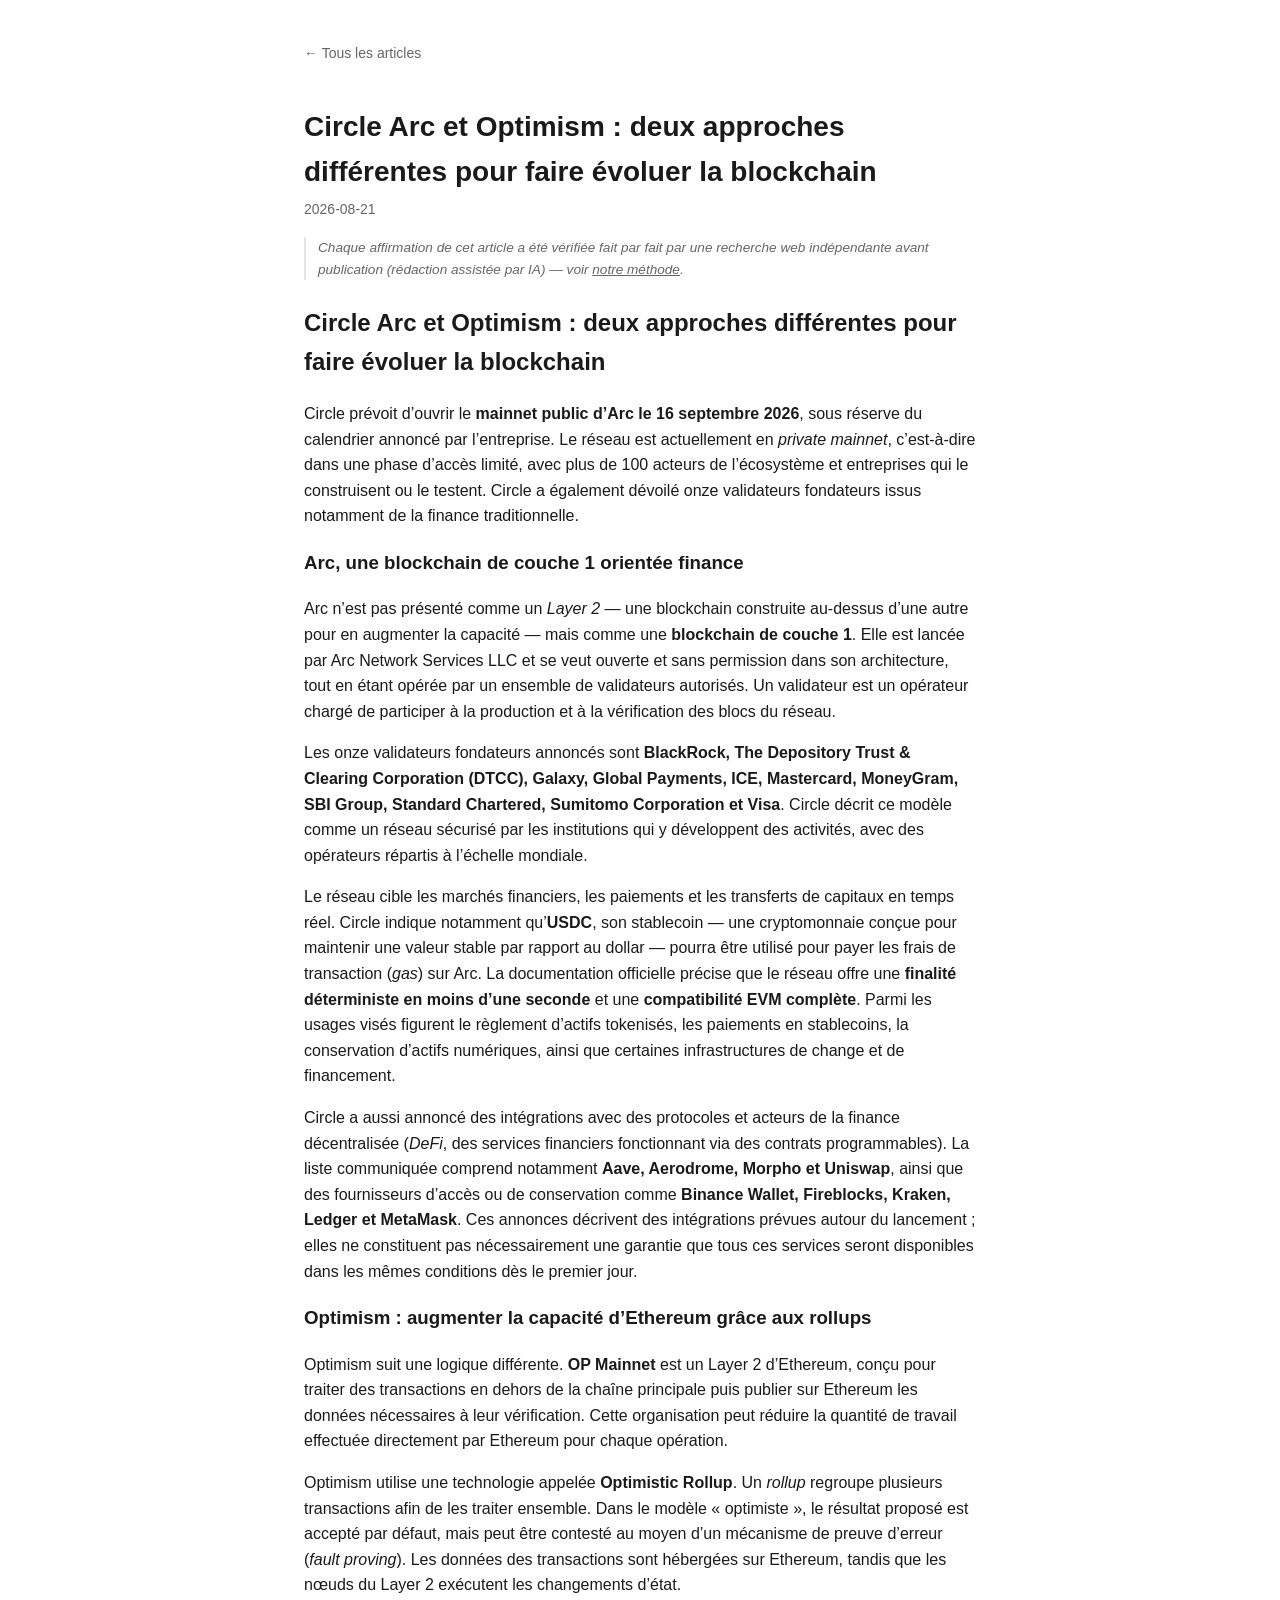
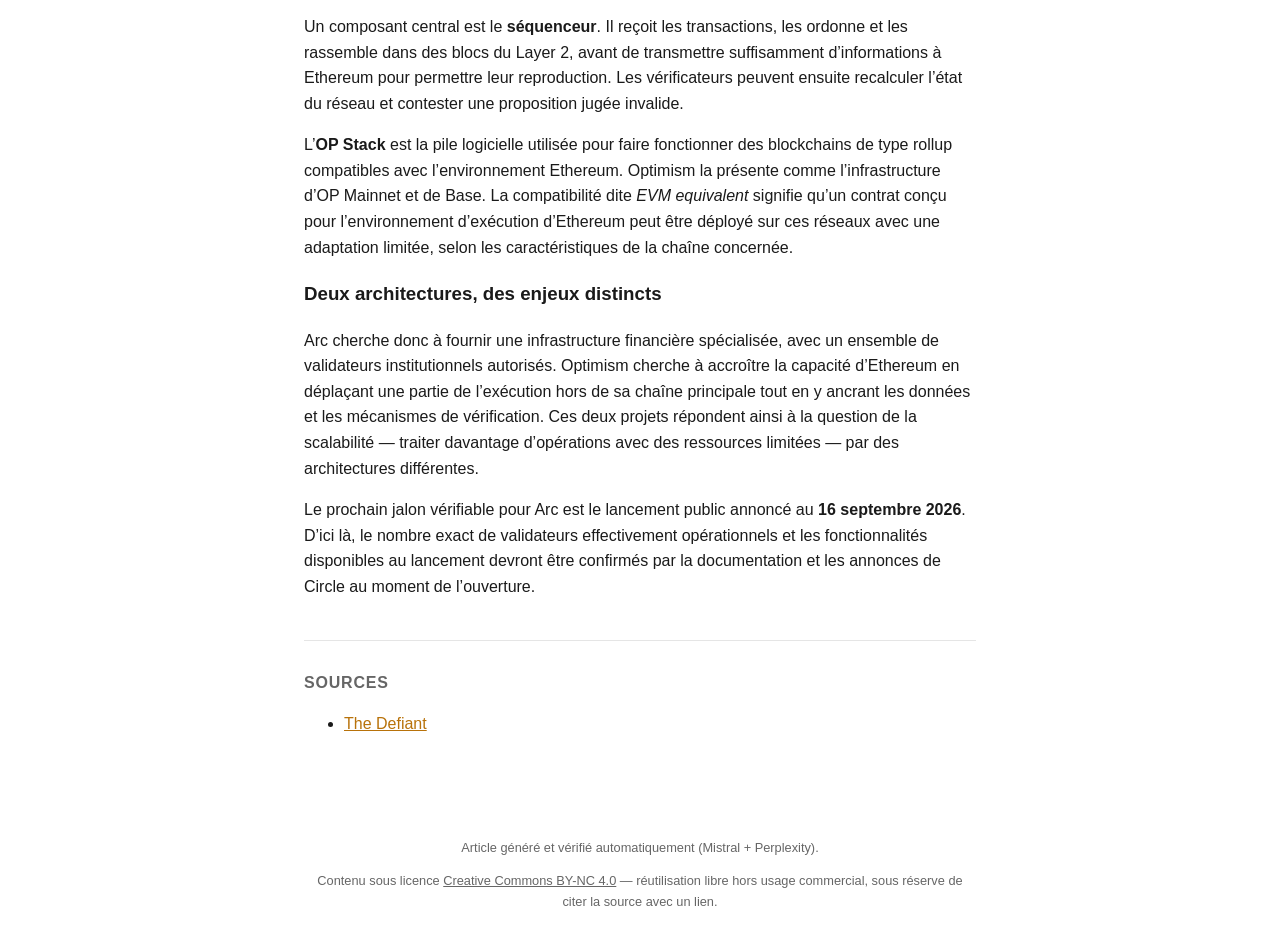
<file: docs/articles/2026-08-21-circle-arc-et-optimism-deux-approches-diff-rentes-pour-faire-voluer-la-blockchai.html>
<!doctype html>
<html lang="fr">
<head>
  <meta charset="utf-8">
  <meta name="viewport" content="width=device-width, initial-scale=1">
  <title>Circle Arc et Optimism : deux approches différentes pour faire évoluer la blockchain — Veille Crypto</title>
  <link rel="stylesheet" href="../style.css">
</head>
<body>
  <header>
    <a href="../index.html" class="back">&larr; Tous les articles</a>
  </header>
  <main>
    <article>
      <h1>Circle Arc et Optimism : deux approches différentes pour faire évoluer la blockchain</h1>
      <p class="meta">2026-08-21</p>
      <p class="ai-notice">Chaque affirmation de cet article a été vérifiée fait par fait par une recherche web indépendante avant publication (rédaction assistée par IA) — voir <a href="../index.html#a-propos">notre méthode</a>.</p>
      <h2>Circle Arc et Optimism : deux approches différentes pour faire évoluer la blockchain</h2>
<p>Circle prévoit d’ouvrir le <strong>mainnet public d’Arc le 16 septembre 2026</strong>, sous réserve du calendrier annoncé par l’entreprise. Le réseau est actuellement en <em>private mainnet</em>, c’est-à-dire dans une phase d’accès limité, avec plus de 100 acteurs de l’écosystème et entreprises qui le construisent ou le testent. Circle a également dévoilé onze validateurs fondateurs issus notamment de la finance traditionnelle.</p>
<h3>Arc, une blockchain de couche 1 orientée finance</h3>
<p>Arc n’est pas présenté comme un <em>Layer 2</em> — une blockchain construite au-dessus d’une autre pour en augmenter la capacité — mais comme une <strong>blockchain de couche 1</strong>. Elle est lancée par Arc Network Services LLC et se veut ouverte et sans permission dans son architecture, tout en étant opérée par un ensemble de validateurs autorisés. Un validateur est un opérateur chargé de participer à la production et à la vérification des blocs du réseau.</p>
<p>Les onze validateurs fondateurs annoncés sont <strong>BlackRock, The Depository Trust &amp; Clearing Corporation (DTCC), Galaxy, Global Payments, ICE, Mastercard, MoneyGram, SBI Group, Standard Chartered, Sumitomo Corporation et Visa</strong>. Circle décrit ce modèle comme un réseau sécurisé par les institutions qui y développent des activités, avec des opérateurs répartis à l’échelle mondiale.</p>
<p>Le réseau cible les marchés financiers, les paiements et les transferts de capitaux en temps réel. Circle indique notamment qu’<strong>USDC</strong>, son stablecoin — une cryptomonnaie conçue pour maintenir une valeur stable par rapport au dollar — pourra être utilisé pour payer les frais de transaction (<em>gas</em>) sur Arc. La documentation officielle précise que le réseau offre une <strong>finalité déterministe en moins d’une seconde</strong> et une <strong>compatibilité EVM complète</strong>. Parmi les usages visés figurent le règlement d’actifs tokenisés, les paiements en stablecoins, la conservation d’actifs numériques, ainsi que certaines infrastructures de change et de financement.</p>
<p>Circle a aussi annoncé des intégrations avec des protocoles et acteurs de la finance décentralisée (<em>DeFi</em>, des services financiers fonctionnant via des contrats programmables). La liste communiquée comprend notamment <strong>Aave, Aerodrome, Morpho et Uniswap</strong>, ainsi que des fournisseurs d’accès ou de conservation comme <strong>Binance Wallet, Fireblocks, Kraken, Ledger et MetaMask</strong>. Ces annonces décrivent des intégrations prévues autour du lancement ; elles ne constituent pas nécessairement une garantie que tous ces services seront disponibles dans les mêmes conditions dès le premier jour.</p>
<h3>Optimism : augmenter la capacité d’Ethereum grâce aux rollups</h3>
<p>Optimism suit une logique différente. <strong>OP Mainnet</strong> est un Layer 2 d’Ethereum, conçu pour traiter des transactions en dehors de la chaîne principale puis publier sur Ethereum les données nécessaires à leur vérification. Cette organisation peut réduire la quantité de travail effectuée directement par Ethereum pour chaque opération.</p>
<p>Optimism utilise une technologie appelée <strong>Optimistic Rollup</strong>. Un <em>rollup</em> regroupe plusieurs transactions afin de les traiter ensemble. Dans le modèle « optimiste », le résultat proposé est accepté par défaut, mais peut être contesté au moyen d’un mécanisme de preuve d’erreur (<em>fault proving</em>). Les données des transactions sont hébergées sur Ethereum, tandis que les nœuds du Layer 2 exécutent les changements d’état.</p>
<p>Un composant central est le <strong>séquenceur</strong>. Il reçoit les transactions, les ordonne et les rassemble dans des blocs du Layer 2, avant de transmettre suffisamment d’informations à Ethereum pour permettre leur reproduction. Les vérificateurs peuvent ensuite recalculer l’état du réseau et contester une proposition jugée invalide.</p>
<p>L’<strong>OP Stack</strong> est la pile logicielle utilisée pour faire fonctionner des blockchains de type rollup compatibles avec l’environnement Ethereum. Optimism la présente comme l’infrastructure d’OP Mainnet et de Base. La compatibilité dite <em>EVM equivalent</em> signifie qu’un contrat conçu pour l’environnement d’exécution d’Ethereum peut être déployé sur ces réseaux avec une adaptation limitée, selon les caractéristiques de la chaîne concernée.</p>
<h3>Deux architectures, des enjeux distincts</h3>
<p>Arc cherche donc à fournir une infrastructure financière spécialisée, avec un ensemble de validateurs institutionnels autorisés. Optimism cherche à accroître la capacité d’Ethereum en déplaçant une partie de l’exécution hors de sa chaîne principale tout en y ancrant les données et les mécanismes de vérification. Ces deux projets répondent ainsi à la question de la scalabilité — traiter davantage d’opérations avec des ressources limitées — par des architectures différentes.</p>
<p>Le prochain jalon vérifiable pour Arc est le lancement public annoncé au <strong>16 septembre 2026</strong>. D’ici là, le nombre exact de validateurs effectivement opérationnels et les fonctionnalités disponibles au lancement devront être confirmés par la documentation et les annonces de Circle au moment de l’ouverture.</p>
      <section class="sources">
        <h2>Sources</h2>
        <ul>
          
          <li><a href="https://thedefiant.io/converge/blockchains/circle-targets-sept-16-for-arc-public-mainnet-launch" target="_blank" rel="noopener noreferrer">The Defiant</a></li>
          
        </ul>
      </section>
    </article>
  </main>
  <footer>
    <p>Article généré et vérifié automatiquement (Mistral + Perplexity).</p>
    <p>Contenu sous licence <a href="https://creativecommons.org/licenses/by-nc/4.0/deed.fr" target="_blank" rel="noopener noreferrer">Creative Commons BY-NC 4.0</a> — réutilisation libre hors usage commercial, sous réserve de citer la source avec un lien.</p>
  </footer>
</body>
</html>
</file>
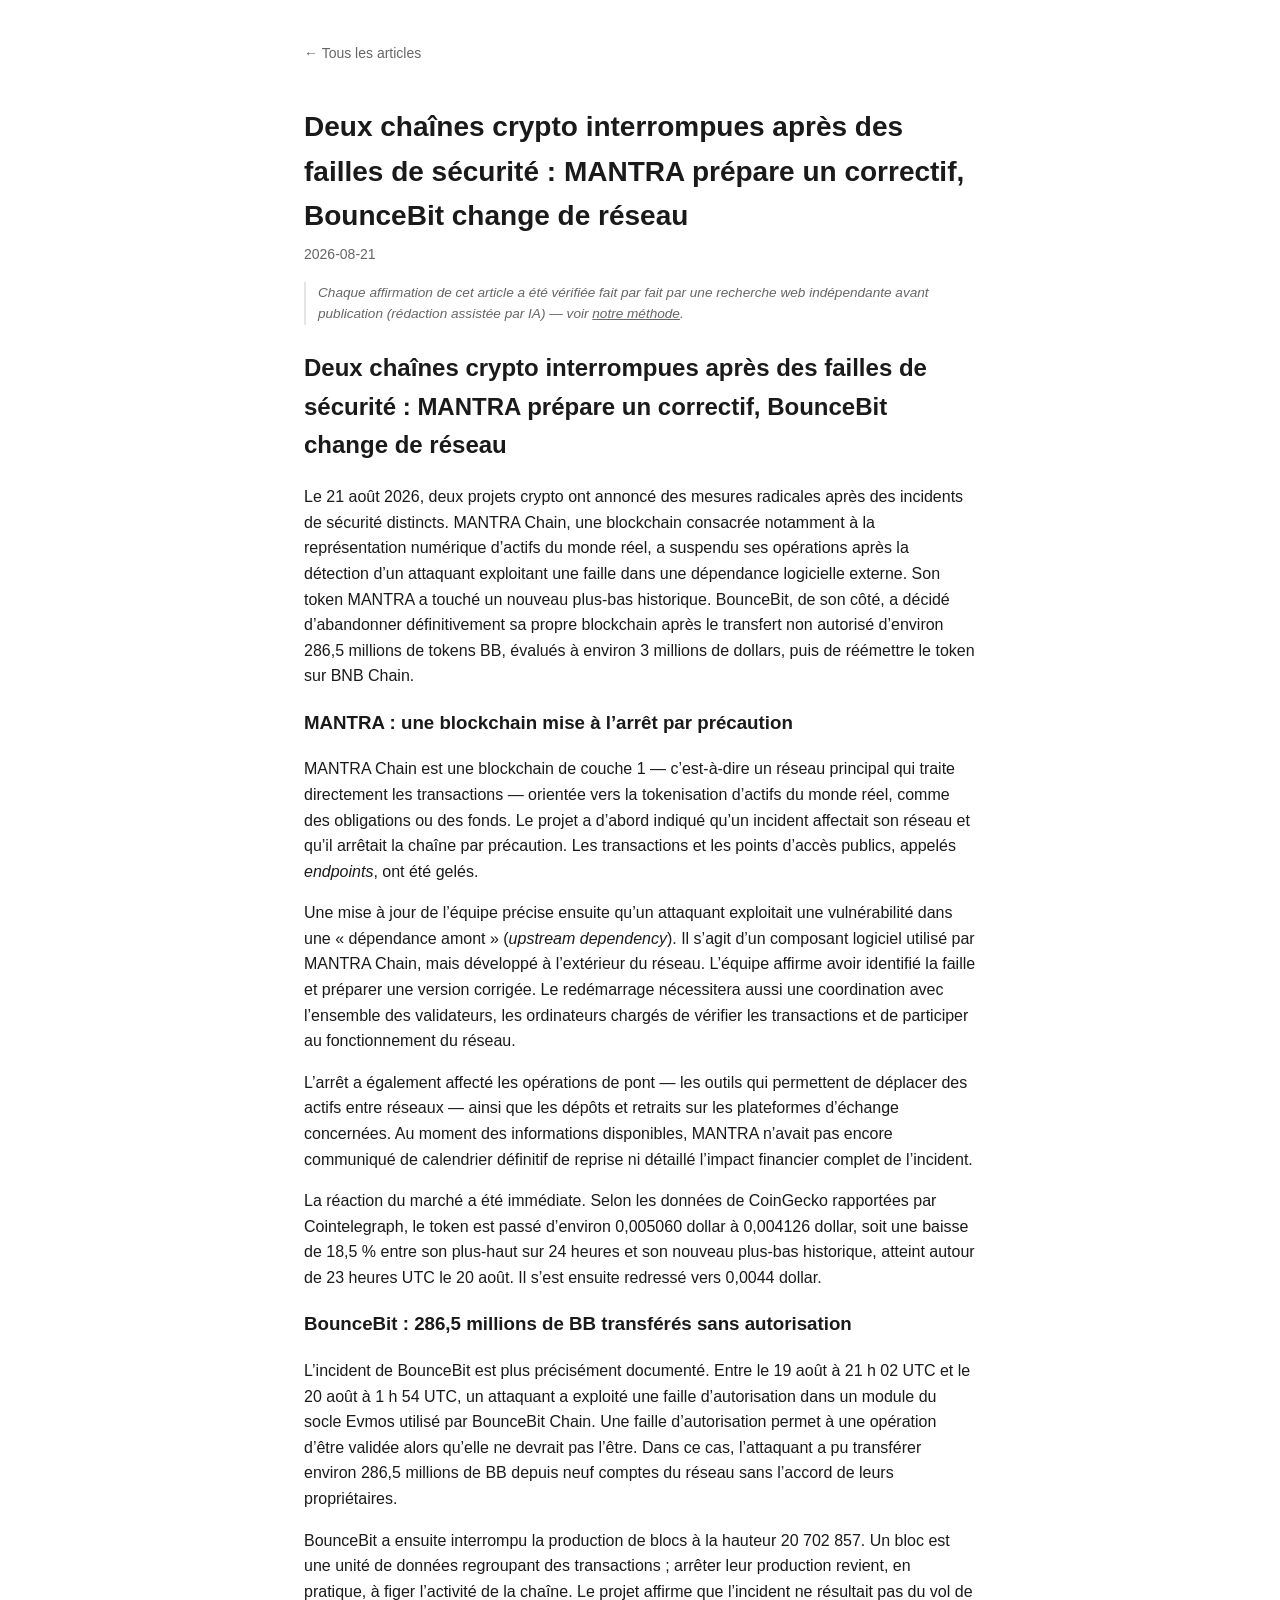
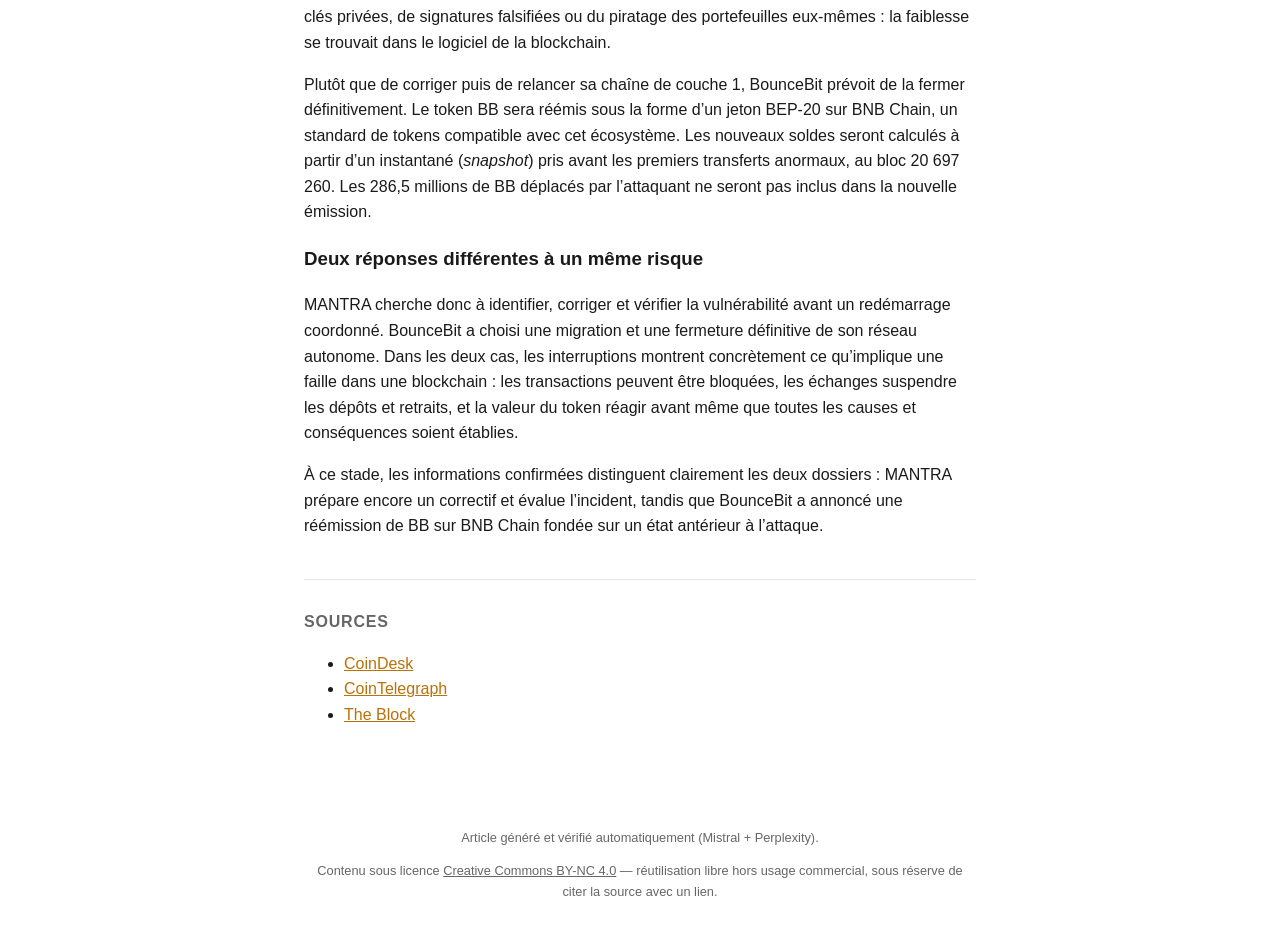
<file: docs/articles/2026-08-21-deux-cha-nes-crypto-interrompues-apr-s-des-failles-de-s-curit-mantra-pr-pare-un-.html>
<!doctype html>
<html lang="fr">
<head>
  <meta charset="utf-8">
  <meta name="viewport" content="width=device-width, initial-scale=1">
  <title>Deux chaînes crypto interrompues après des failles de sécurité : MANTRA prépare un correctif, BounceBit change de réseau — Veille Crypto</title>
  <link rel="stylesheet" href="../style.css">
</head>
<body>
  <header>
    <a href="../index.html" class="back">&larr; Tous les articles</a>
  </header>
  <main>
    <article>
      <h1>Deux chaînes crypto interrompues après des failles de sécurité : MANTRA prépare un correctif, BounceBit change de réseau</h1>
      <p class="meta">2026-08-21</p>
      <p class="ai-notice">Chaque affirmation de cet article a été vérifiée fait par fait par une recherche web indépendante avant publication (rédaction assistée par IA) — voir <a href="../index.html#a-propos">notre méthode</a>.</p>
      <h2>Deux chaînes crypto interrompues après des failles de sécurité : MANTRA prépare un correctif, BounceBit change de réseau</h2>
<p>Le 21 août 2026, deux projets crypto ont annoncé des mesures radicales après des incidents de sécurité distincts. MANTRA Chain, une blockchain consacrée notamment à la représentation numérique d’actifs du monde réel, a suspendu ses opérations après la détection d’un attaquant exploitant une faille dans une dépendance logicielle externe. Son token MANTRA a touché un nouveau plus-bas historique. BounceBit, de son côté, a décidé d’abandonner définitivement sa propre blockchain après le transfert non autorisé d’environ 286,5 millions de tokens BB, évalués à environ 3 millions de dollars, puis de réémettre le token sur BNB Chain. </p>
<h3>MANTRA : une blockchain mise à l’arrêt par précaution</h3>
<p>MANTRA Chain est une blockchain de couche 1 — c’est-à-dire un réseau principal qui traite directement les transactions — orientée vers la tokenisation d’actifs du monde réel, comme des obligations ou des fonds. Le projet a d’abord indiqué qu’un incident affectait son réseau et qu’il arrêtait la chaîne par précaution. Les transactions et les points d’accès publics, appelés <em>endpoints</em>, ont été gelés. </p>
<p>Une mise à jour de l’équipe précise ensuite qu’un attaquant exploitait une vulnérabilité dans une « dépendance amont » (<em>upstream dependency</em>). Il s’agit d’un composant logiciel utilisé par MANTRA Chain, mais développé à l’extérieur du réseau. L’équipe affirme avoir identifié la faille et préparer une version corrigée. Le redémarrage nécessitera aussi une coordination avec l’ensemble des validateurs, les ordinateurs chargés de vérifier les transactions et de participer au fonctionnement du réseau. </p>
<p>L’arrêt a également affecté les opérations de pont — les outils qui permettent de déplacer des actifs entre réseaux — ainsi que les dépôts et retraits sur les plateformes d’échange concernées. Au moment des informations disponibles, MANTRA n’avait pas encore communiqué de calendrier définitif de reprise ni détaillé l’impact financier complet de l’incident. </p>
<p>La réaction du marché a été immédiate. Selon les données de CoinGecko rapportées par Cointelegraph, le token est passé d’environ 0,005060 dollar à 0,004126 dollar, soit une baisse de 18,5 % entre son plus-haut sur 24 heures et son nouveau plus-bas historique, atteint autour de 23 heures UTC le 20 août. Il s’est ensuite redressé vers 0,0044 dollar. </p>
<h3>BounceBit : 286,5 millions de BB transférés sans autorisation</h3>
<p>L’incident de BounceBit est plus précisément documenté. Entre le 19 août à 21 h 02 UTC et le 20 août à 1 h 54 UTC, un attaquant a exploité une faille d’autorisation dans un module du socle Evmos utilisé par BounceBit Chain. Une faille d’autorisation permet à une opération d’être validée alors qu’elle ne devrait pas l’être. Dans ce cas, l’attaquant a pu transférer environ 286,5 millions de BB depuis neuf comptes du réseau sans l’accord de leurs propriétaires. </p>
<p>BounceBit a ensuite interrompu la production de blocs à la hauteur 20 702 857. Un bloc est une unité de données regroupant des transactions ; arrêter leur production revient, en pratique, à figer l’activité de la chaîne. Le projet affirme que l’incident ne résultait pas du vol de clés privées, de signatures falsifiées ou du piratage des portefeuilles eux-mêmes : la faiblesse se trouvait dans le logiciel de la blockchain. </p>
<p>Plutôt que de corriger puis de relancer sa chaîne de couche 1, BounceBit prévoit de la fermer définitivement. Le token BB sera réémis sous la forme d’un jeton BEP-20 sur BNB Chain, un standard de tokens compatible avec cet écosystème. Les nouveaux soldes seront calculés à partir d’un instantané (<em>snapshot</em>) pris avant les premiers transferts anormaux, au bloc 20 697 260. Les 286,5 millions de BB déplacés par l’attaquant ne seront pas inclus dans la nouvelle émission. </p>
<h3>Deux réponses différentes à un même risque</h3>
<p>MANTRA cherche donc à identifier, corriger et vérifier la vulnérabilité avant un redémarrage coordonné. BounceBit a choisi une migration et une fermeture définitive de son réseau autonome. Dans les deux cas, les interruptions montrent concrètement ce qu’implique une faille dans une blockchain : les transactions peuvent être bloquées, les échanges suspendre les dépôts et retraits, et la valeur du token réagir avant même que toutes les causes et conséquences soient établies.</p>
<p>À ce stade, les informations confirmées distinguent clairement les deux dossiers : MANTRA prépare encore un correctif et évalue l’incident, tandis que BounceBit a annoncé une réémission de BB sur BNB Chain fondée sur un état antérieur à l’attaque. </p>
      <section class="sources">
        <h2>Sources</h2>
        <ul>
          
          <li><a href="https://www.coindesk.com/tech/2026/08/21/mantra-token-plunges-18-to-record-low-as-blockchain-halts-after-exploit" target="_blank" rel="noopener noreferrer">CoinDesk</a></li>
          
          <li><a href="https://cointelegraph.com/markets/mantra-token-record-low-blockchain-halt?utm_source=rss_feed&utm_medium=rss&utm_campaign=rss_partner_inbound" target="_blank" rel="noopener noreferrer">CoinTelegraph</a></li>
          
          <li><a href="https://www.theblock.co/news/ecosystems/2026-08-21-bouncebit-sunset-blockchain-migrate-bnb-chain-after-3-million-exploit-412485" target="_blank" rel="noopener noreferrer">The Block</a></li>
          
        </ul>
      </section>
    </article>
  </main>
  <footer>
    <p>Article généré et vérifié automatiquement (Mistral + Perplexity).</p>
    <p>Contenu sous licence <a href="https://creativecommons.org/licenses/by-nc/4.0/deed.fr" target="_blank" rel="noopener noreferrer">Creative Commons BY-NC 4.0</a> — réutilisation libre hors usage commercial, sous réserve de citer la source avec un lien.</p>
  </footer>
</body>
</html>
</file>
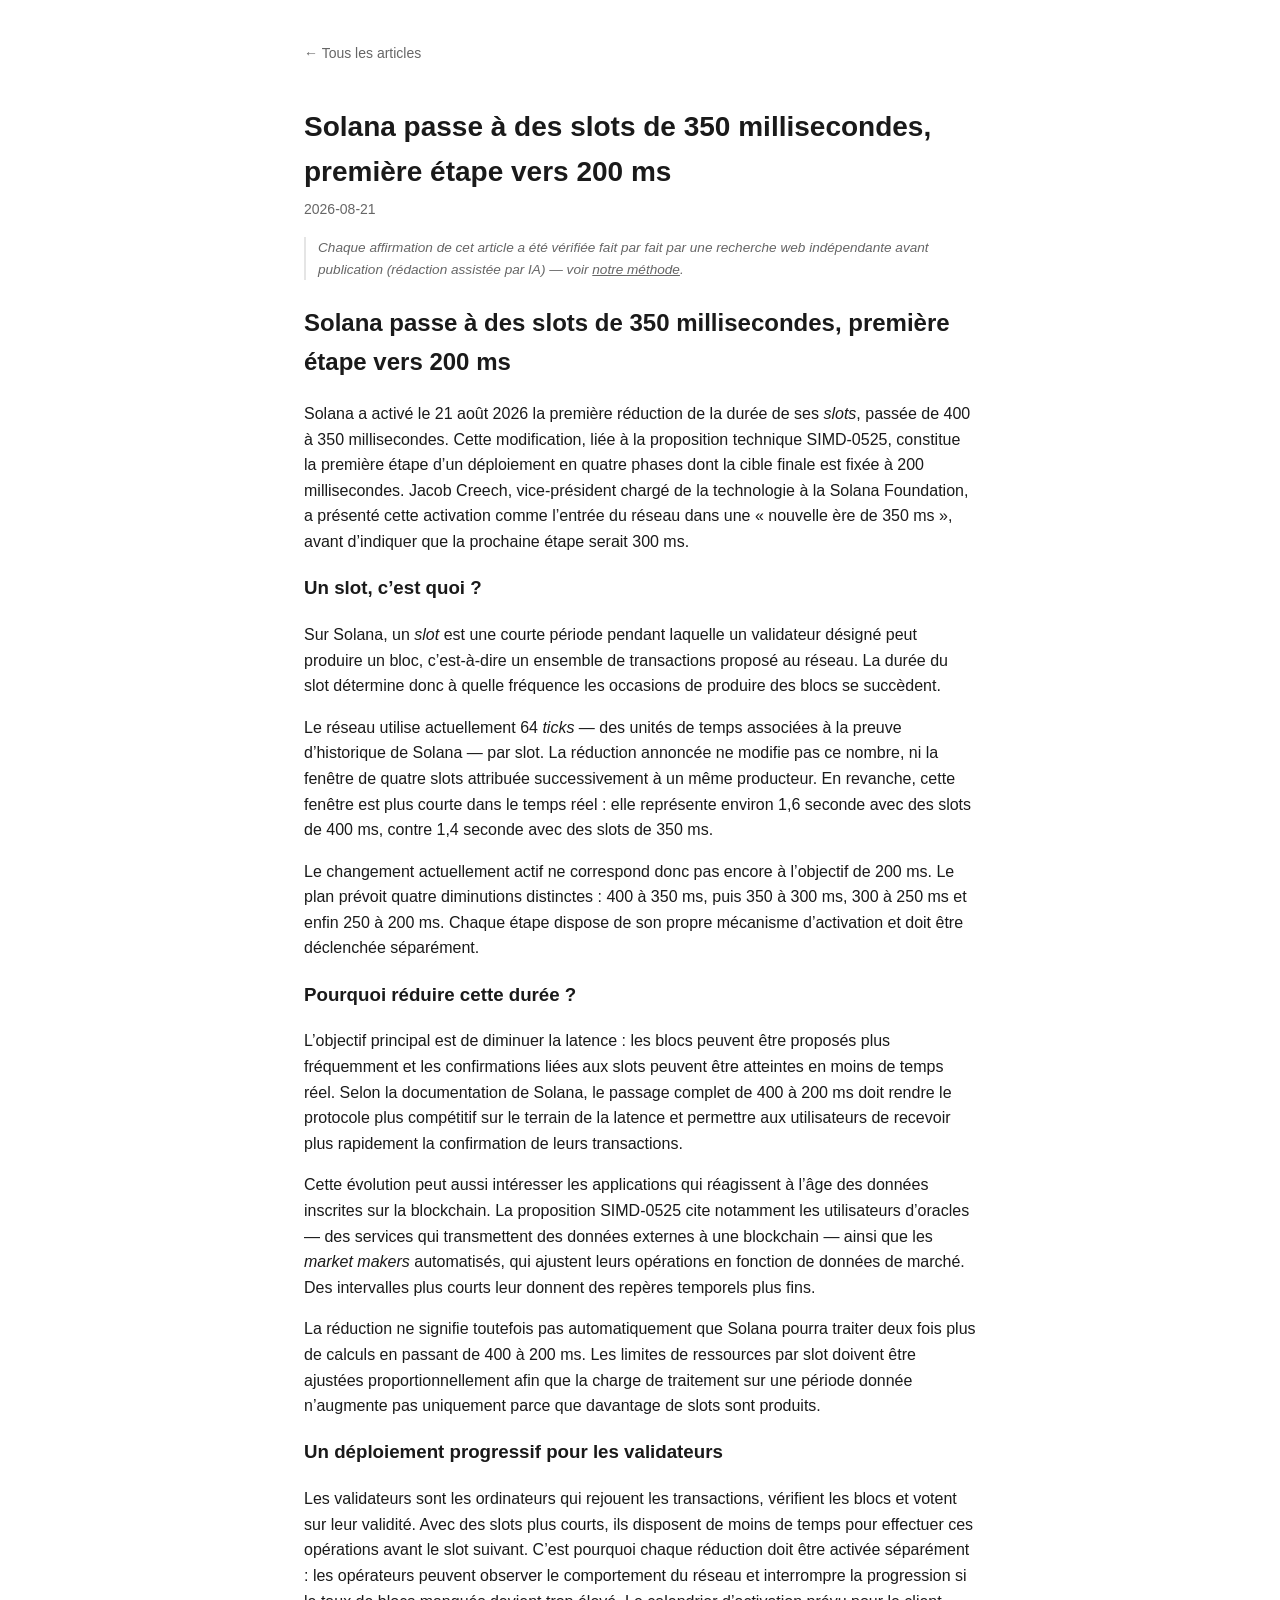
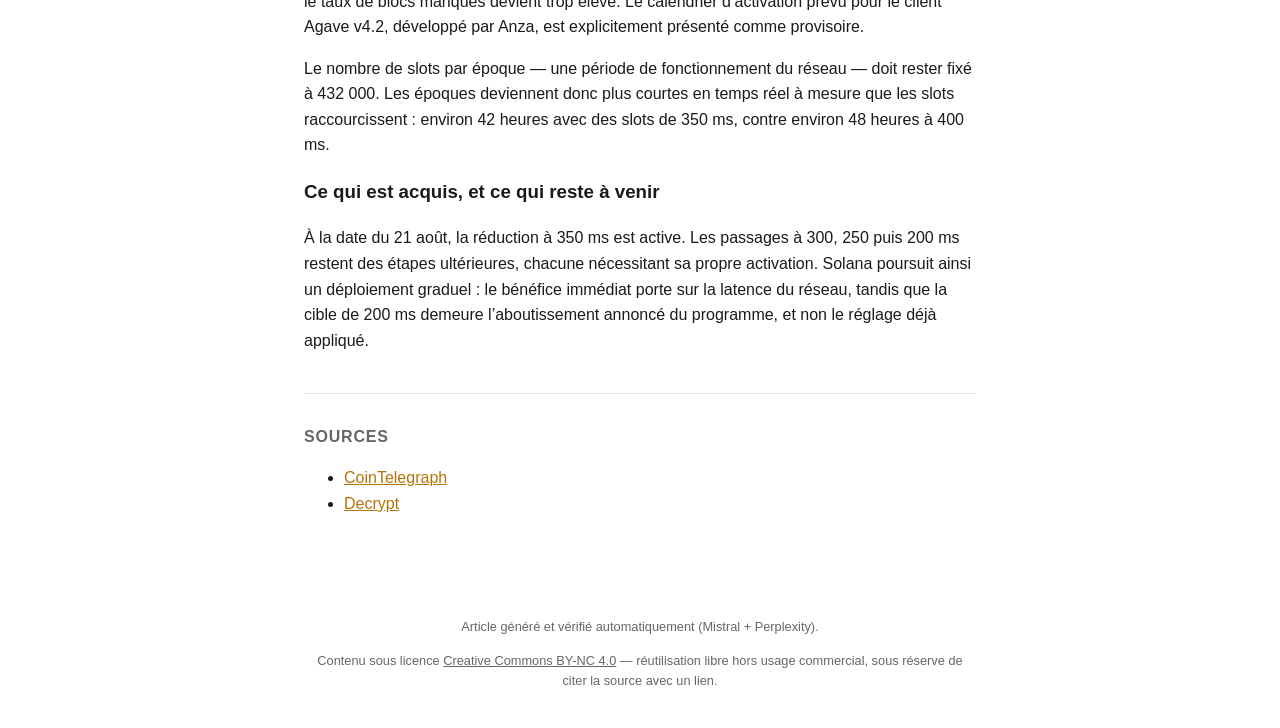
<file: docs/articles/2026-08-21-solana-passe-des-slots-de-350-millisecondes-premi-re-tape-vers-200-ms.html>
<!doctype html>
<html lang="fr">
<head>
  <meta charset="utf-8">
  <meta name="viewport" content="width=device-width, initial-scale=1">
  <title>Solana passe à des slots de 350 millisecondes, première étape vers 200 ms — Veille Crypto</title>
  <link rel="stylesheet" href="../style.css">
</head>
<body>
  <header>
    <a href="../index.html" class="back">&larr; Tous les articles</a>
  </header>
  <main>
    <article>
      <h1>Solana passe à des slots de 350 millisecondes, première étape vers 200 ms</h1>
      <p class="meta">2026-08-21</p>
      <p class="ai-notice">Chaque affirmation de cet article a été vérifiée fait par fait par une recherche web indépendante avant publication (rédaction assistée par IA) — voir <a href="../index.html#a-propos">notre méthode</a>.</p>
      <h2>Solana passe à des slots de 350 millisecondes, première étape vers 200 ms</h2>
<p>Solana a activé le 21 août 2026 la première réduction de la durée de ses <em>slots</em>, passée de 400 à 350 millisecondes. Cette modification, liée à la proposition technique SIMD-0525, constitue la première étape d’un déploiement en quatre phases dont la cible finale est fixée à 200 millisecondes. Jacob Creech, vice-président chargé de la technologie à la Solana Foundation, a présenté cette activation comme l’entrée du réseau dans une « nouvelle ère de 350 ms », avant d’indiquer que la prochaine étape serait 300 ms. </p>
<h3>Un slot, c’est quoi ?</h3>
<p>Sur Solana, un <em>slot</em> est une courte période pendant laquelle un validateur désigné peut produire un bloc, c’est-à-dire un ensemble de transactions proposé au réseau. La durée du slot détermine donc à quelle fréquence les occasions de produire des blocs se succèdent.</p>
<p>Le réseau utilise actuellement 64 <em>ticks</em> — des unités de temps associées à la preuve d’historique de Solana — par slot. La réduction annoncée ne modifie pas ce nombre, ni la fenêtre de quatre slots attribuée successivement à un même producteur. En revanche, cette fenêtre est plus courte dans le temps réel : elle représente environ 1,6 seconde avec des slots de 400 ms, contre 1,4 seconde avec des slots de 350 ms. </p>
<p>Le changement actuellement actif ne correspond donc pas encore à l’objectif de 200 ms. Le plan prévoit quatre diminutions distinctes : 400 à 350 ms, puis 350 à 300 ms, 300 à 250 ms et enfin 250 à 200 ms. Chaque étape dispose de son propre mécanisme d’activation et doit être déclenchée séparément. </p>
<h3>Pourquoi réduire cette durée ?</h3>
<p>L’objectif principal est de diminuer la latence : les blocs peuvent être proposés plus fréquemment et les confirmations liées aux slots peuvent être atteintes en moins de temps réel. Selon la documentation de Solana, le passage complet de 400 à 200 ms doit rendre le protocole plus compétitif sur le terrain de la latence et permettre aux utilisateurs de recevoir plus rapidement la confirmation de leurs transactions. </p>
<p>Cette évolution peut aussi intéresser les applications qui réagissent à l’âge des données inscrites sur la blockchain. La proposition SIMD-0525 cite notamment les utilisateurs d’oracles — des services qui transmettent des données externes à une blockchain — ainsi que les <em>market makers</em> automatisés, qui ajustent leurs opérations en fonction de données de marché. Des intervalles plus courts leur donnent des repères temporels plus fins. </p>
<p>La réduction ne signifie toutefois pas automatiquement que Solana pourra traiter deux fois plus de calculs en passant de 400 à 200 ms. Les limites de ressources par slot doivent être ajustées proportionnellement afin que la charge de traitement sur une période donnée n’augmente pas uniquement parce que davantage de slots sont produits. </p>
<h3>Un déploiement progressif pour les validateurs</h3>
<p>Les validateurs sont les ordinateurs qui rejouent les transactions, vérifient les blocs et votent sur leur validité. Avec des slots plus courts, ils disposent de moins de temps pour effectuer ces opérations avant le slot suivant. C’est pourquoi chaque réduction doit être activée séparément : les opérateurs peuvent observer le comportement du réseau et interrompre la progression si le taux de blocs manqués devient trop élevé. Le calendrier d’activation prévu pour le client Agave v4.2, développé par Anza, est explicitement présenté comme provisoire. </p>
<p>Le nombre de slots par époque — une période de fonctionnement du réseau — doit rester fixé à 432 000. Les époques deviennent donc plus courtes en temps réel à mesure que les slots raccourcissent : environ 42 heures avec des slots de 350 ms, contre environ 48 heures à 400 ms. </p>
<h3>Ce qui est acquis, et ce qui reste à venir</h3>
<p>À la date du 21 août, la réduction à 350 ms est active. Les passages à 300, 250 puis 200 ms restent des étapes ultérieures, chacune nécessitant sa propre activation. Solana poursuit ainsi un déploiement graduel : le bénéfice immédiat porte sur la latence du réseau, tandis que la cible de 200 ms demeure l’aboutissement annoncé du programme, et non le réglage déjà appliqué. </p>
      <section class="sources">
        <h2>Sources</h2>
        <ul>
          
          <li><a href="https://cointelegraph.com/news/solana-cuts-blockchain-slot-time-350-milliseconds?utm_source=rss_feed&utm_medium=rss&utm_campaign=rss_partner_inbound" target="_blank" rel="noopener noreferrer">CoinTelegraph</a></li>
          
          <li><a href="https://decrypt.co/376245/solana-faster-bullish-sol-price" target="_blank" rel="noopener noreferrer">Decrypt</a></li>
          
        </ul>
      </section>
    </article>
  </main>
  <footer>
    <p>Article généré et vérifié automatiquement (Mistral + Perplexity).</p>
    <p>Contenu sous licence <a href="https://creativecommons.org/licenses/by-nc/4.0/deed.fr" target="_blank" rel="noopener noreferrer">Creative Commons BY-NC 4.0</a> — réutilisation libre hors usage commercial, sous réserve de citer la source avec un lien.</p>
  </footer>
</body>
</html>
</file>
<file: docs/style.css>
:root {
  --bg: #ffffff;
  --fg: #1a1a1a;
  --muted: #666666;
  --accent: #b8720a;
  --border: #e5e5e5;
  --max-width: 720px;
}

@media (prefers-color-scheme: dark) {
  :root {
    --bg: #0f1115;
    --fg: #e8e8e8;
    --muted: #9a9a9a;
    --accent: #f2a900;
    --border: #2a2d35;
  }
}

* { box-sizing: border-box; }

body {
  margin: 0;
  background: var(--bg);
  color: var(--fg);
  font-family: -apple-system, BlinkMacSystemFont, "Segoe UI", Helvetica, Arial, sans-serif;
  line-height: 1.6;
}

header {
  max-width: var(--max-width);
  margin: 0 auto;
  padding: 2.5rem 1.5rem 1rem;
}

header h1 {
  margin: 0 0 0.25rem;
  font-size: 1.75rem;
}

.tagline {
  color: var(--muted);
  margin: 0;
}

main {
  max-width: var(--max-width);
  margin: 0 auto;
  padding: 0 1.5rem 3rem;
}

.card {
  border-bottom: 1px solid var(--border);
  padding: 1.5rem 0;
}

.card h2 {
  margin: 0 0 0.25rem;
  font-size: 1.25rem;
}

.card a {
  color: var(--fg);
  text-decoration: none;
}

.card a:hover {
  color: var(--accent);
}

.meta {
  color: var(--muted);
  font-size: 0.875rem;
  margin: 0 0 0.5rem;
}

article h1 {
  font-size: 1.75rem;
  margin-bottom: 0.25rem;
}

.sources {
  margin-top: 2.5rem;
  padding-top: 1rem;
  border-top: 1px solid var(--border);
}

.sources h2 {
  font-size: 1rem;
  color: var(--muted);
  text-transform: uppercase;
  letter-spacing: 0.05em;
}

.sources a {
  color: var(--accent);
}

.back {
  color: var(--muted);
  text-decoration: none;
  font-size: 0.875rem;
}

footer {
  max-width: var(--max-width);
  margin: 0 auto;
  padding: 1.5rem;
  color: var(--muted);
  font-size: 0.8rem;
  text-align: center;
}

footer a {
  color: var(--muted);
}

.ai-notice {
  color: var(--muted);
  font-size: 0.85rem;
  font-style: italic;
  border-left: 2px solid var(--border);
  padding-left: 0.75rem;
  margin: 1rem 0 1.5rem;
}

.ai-notice a {
  color: var(--muted);
}

.about {
  max-width: var(--max-width);
  margin: 0 auto;
  padding: 1.5rem 1.5rem 0;
  border-top: 1px solid var(--border);
}

.about h2 {
  font-size: 1rem;
  color: var(--muted);
  text-transform: uppercase;
  letter-spacing: 0.05em;
}

.about p {
  color: var(--muted);
  font-size: 0.9rem;
}
</file>
